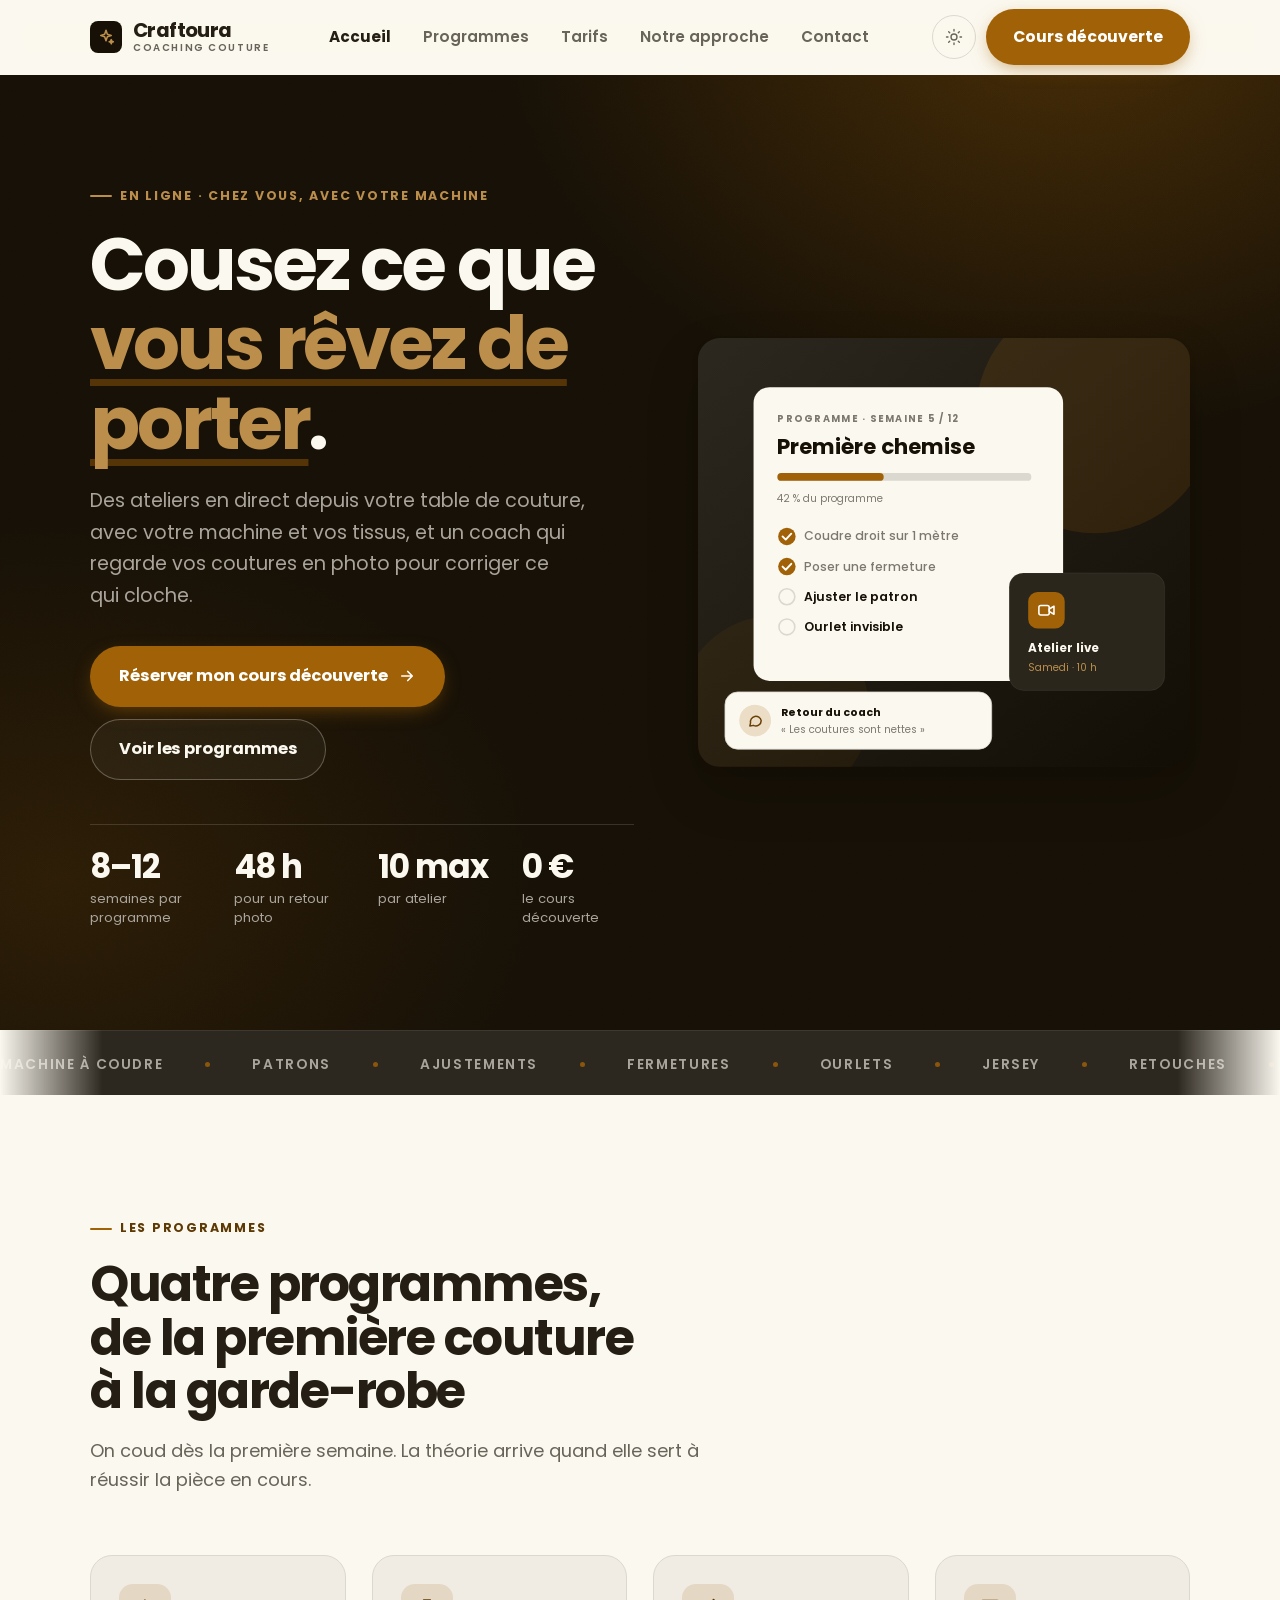
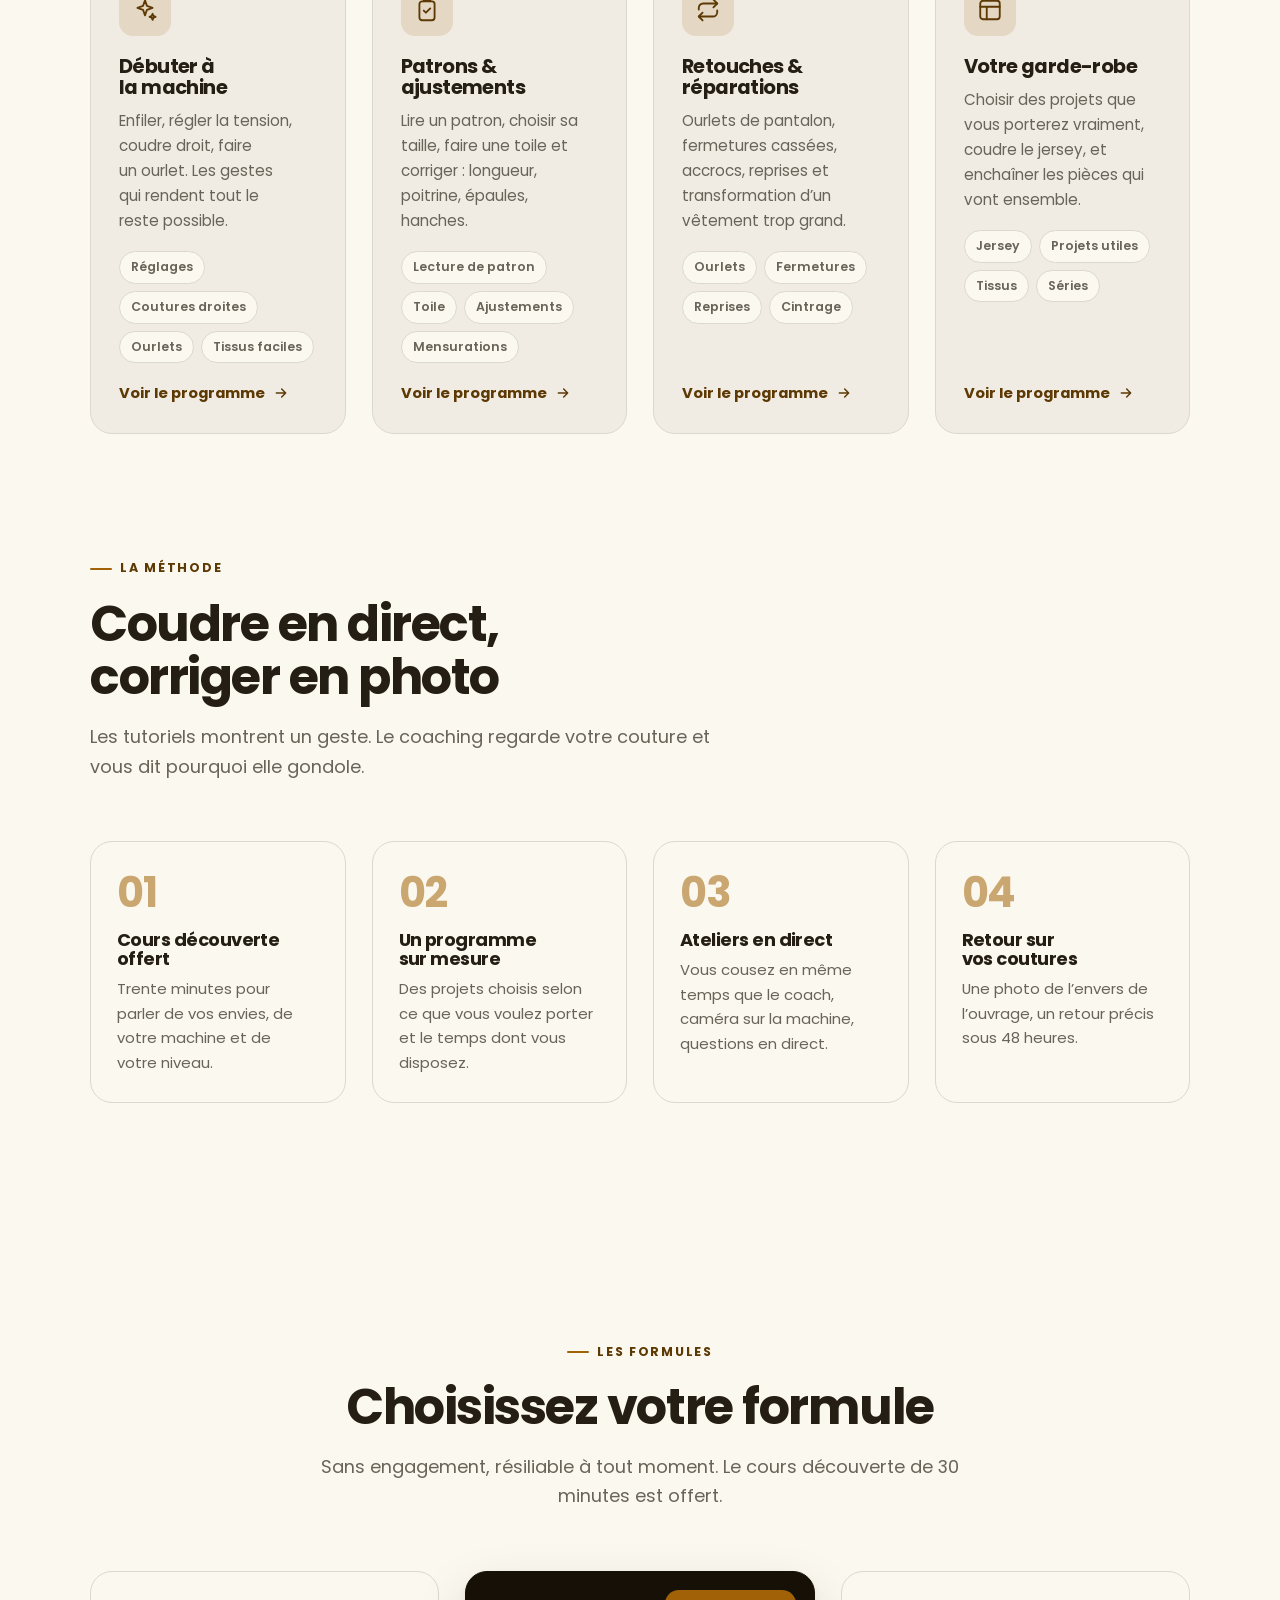
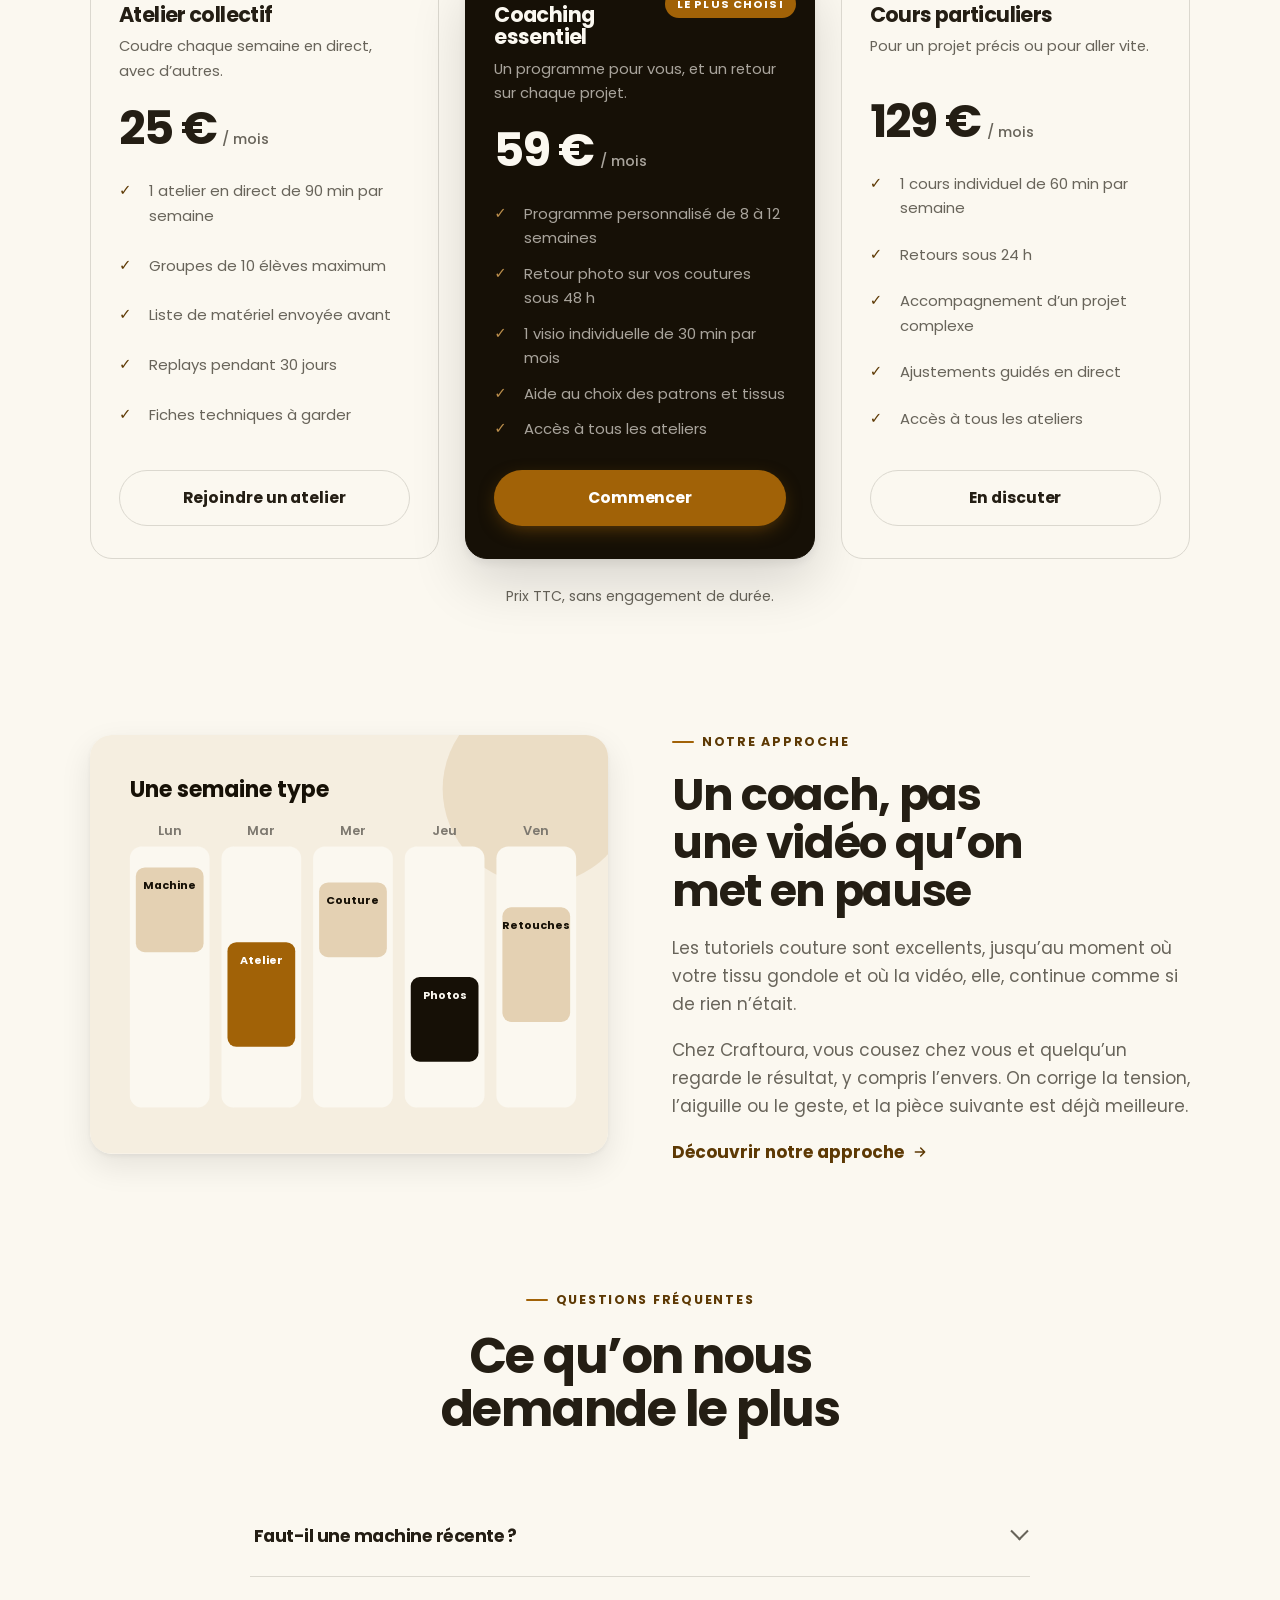
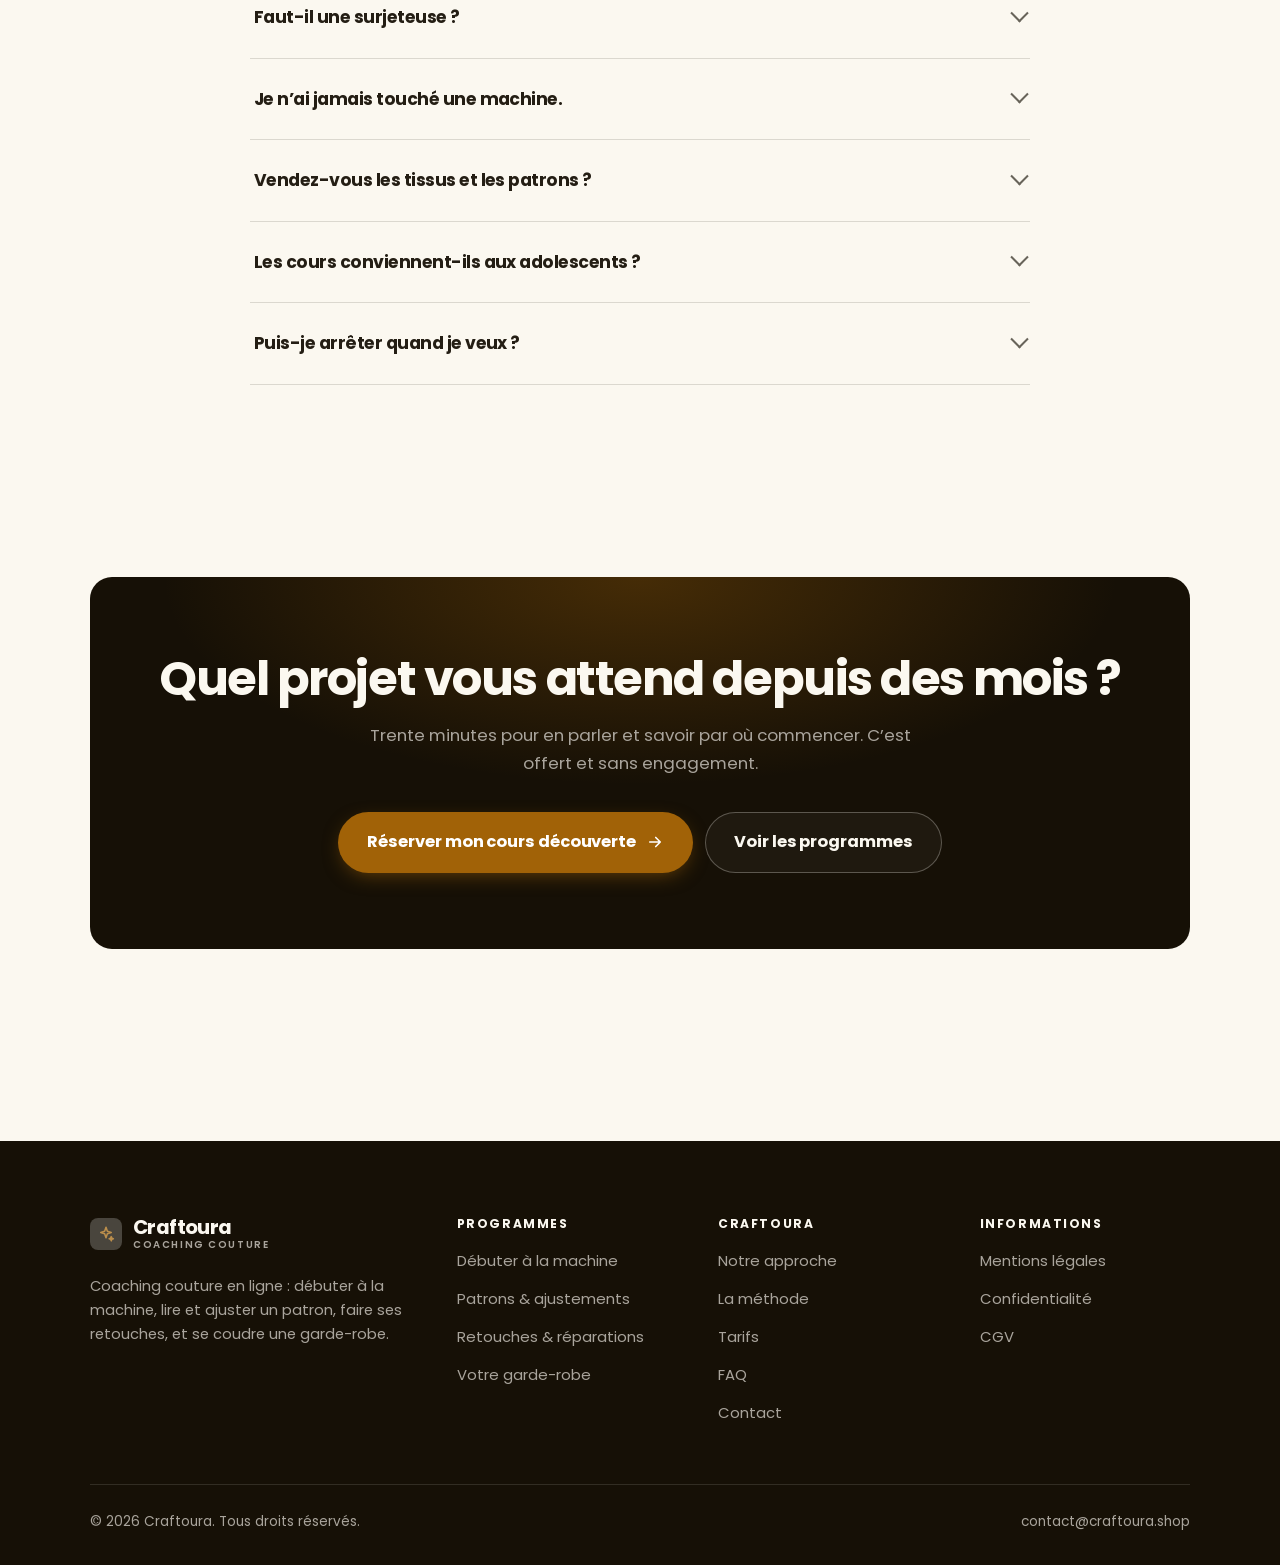
<file: index.html>
<!DOCTYPE html>
<html lang="fr" class="no-js">
<head>
<meta charset="utf-8">
<meta name="viewport" content="width=device-width, initial-scale=1">
<title>Craftoura — Coaching couture : de la machine à votre garde-robe</title>
<meta name="description" content="Cours de couture en ligne avec un coach : débuter à la machine, lire un patron et l’ajuster, retouches et réparations, garde-robe cousue main. Cours découverte offert.">
<link rel="canonical" href="https://craftoura.shop/">

<meta property="og:type" content="website">
<meta property="og:url" content="https://craftoura.shop/">
<meta property="og:site_name" content="Craftoura">
<meta property="og:locale" content="fr_FR">
<meta property="og:title" content="Craftoura — Coaching couture : de la machine à votre garde-robe">
<meta property="og:description" content="Cours de couture en ligne avec un coach : débuter à la machine, lire un patron et l’ajuster, retouches et réparations, garde-robe cousue main. Cours découverte offert.">
<meta name="theme-color" content="#161006">

<link rel="icon" href="assets/img/favicon.svg" type="image/svg+xml">
<link rel="preconnect" href="https://fonts.googleapis.com">
<link rel="preconnect" href="https://fonts.gstatic.com" crossorigin>
<link rel="stylesheet" href="https://fonts.googleapis.com/css2?family=Poppins:wght@400;500;600;700&display=swap">
<link rel="stylesheet" href="assets/css/style.css">

<!-- Thème appliqué avant le premier rendu (évite le flash) -->
<script>
document.documentElement.classList.remove('no-js');
(function(){try{var t=localStorage.getItem('site-theme');if(t){document.documentElement.setAttribute('data-theme',t);}}catch(e){}})();
</script>
<script type="application/ld+json">
{
  "@context": "https://schema.org",
  "@type": "Organization",
  "name": "Craftoura",
  "url": "https://craftoura.shop/",
  "email": "contact@craftoura.shop",
  "description": "Cours de couture en ligne avec un coach : débuter à la machine, lire un patron et l’ajuster, retouches et réparations, garde-robe cousue main. Cours découverte offert.",
  "areaServed": "FR",
  "knowsLanguage": "fr"
}
</script>
</head>

<body>
<a class="skip-link" href="#main">Aller au contenu principal</a>

<header class="site-header">
  <nav class="wrap nav" aria-label="Navigation principale">
    <a class="brand" href="index.html">
      <svg class="brand__mark" viewBox="0 0 64 64" aria-hidden="true">
        <rect class="bm-bg" width="64" height="64" rx="16"/>
        <g class="bm-ic" transform="translate(14 14) scale(1.5)" fill="none" stroke-width="2.1" stroke-linecap="round" stroke-linejoin="round"><path d="M12 3l1.8 5.2L19 10l-5.2 1.8L12 17l-1.8-5.2L5 10l5.2-1.8zM19 15.5l.8 2 2 .8-2 .8-.8 2-.8-2-2-.8 2-.8z"/></g>
      </svg>
      <span>Craftoura<span class="brand__sub">Coaching couture</span></span>
    </a>

    <ul class="nav__links" id="nav-links">
      <li><a href="index.html" aria-current="page">Accueil</a></li>
      <li><a href="programmes.html">Programmes</a></li>
      <li><a href="index.html#tarifs">Tarifs</a></li>
      <li><a href="a-propos.html">Notre approche</a></li>
      <li><a href="contact.html">Contact</a></li>
      <li><a class="btn btn--primary" href="contact.html">Cours découverte</a></li>
    </ul>

    <div class="nav__cta">
      <button class="theme-toggle" type="button" aria-label="Passer en thème sombre">
        <svg class="icon-sun" viewBox="0 0 24 24" fill="none" stroke="currentColor" stroke-width="1.8" stroke-linecap="round" aria-hidden="true"><circle cx="12" cy="12" r="4"/><path d="M12 2v2m0 16v2M2 12h2m16 0h2M4.9 4.9l1.4 1.4m11.4 11.4 1.4 1.4M19.1 4.9l-1.4 1.4M6.3 17.7l-1.4 1.4"/></svg>
        <svg class="icon-moon" viewBox="0 0 24 24" fill="none" stroke="currentColor" stroke-width="1.8" stroke-linecap="round" stroke-linejoin="round" aria-hidden="true"><path d="M21 12.8A9 9 0 1 1 11.2 3a7 7 0 0 0 9.8 9.8z"/></svg>
      </button>
      <a class="btn btn--primary" href="contact.html">Cours découverte</a>
      <button class="nav__toggle" type="button" aria-expanded="false" aria-controls="nav-links" aria-label="Ouvrir le menu">
        <svg class="icon-open" viewBox="0 0 24 24" fill="none" stroke="currentColor" stroke-width="2" stroke-linecap="round" aria-hidden="true"><path d="M3 6h18M3 12h18M3 18h18"/></svg>
        <svg class="icon-close" viewBox="0 0 24 24" fill="none" stroke="currentColor" stroke-width="2" stroke-linecap="round" aria-hidden="true"><path d="M6 6l12 12M18 6L6 18"/></svg>
      </button>
    </div>
  </nav>
</header>

<main id="main">

<section class="hero">
  <div class="wrap hero__inner">
    <div>
      <span class="eyebrow hero__eyebrow">En ligne · Chez vous, avec votre machine</span>
      <h1>Cousez ce que<br> <em>vous rêvez de porter</em>.</h1>
      <p class="hero__lede">Des ateliers en direct depuis votre table de couture, avec votre machine et vos tissus, et un coach qui regarde vos coutures en photo pour corriger ce qui cloche.</p>

      <div class="hero__actions">
        <a class="btn btn--primary btn--lg" href="contact.html">Réserver mon cours découverte <svg viewBox="0 0 24 24" fill="none" stroke="currentColor" stroke-width="2.2" stroke-linecap="round" stroke-linejoin="round" aria-hidden="true"><path d="M5 12h14M13 6l6 6-6 6"/></svg></a>
        <a class="btn btn--on-dark btn--lg" href="programmes.html">Voir les programmes</a>
      </div>

      <ul class="hero__proof">
        <li><span class="stat__num">8–12</span><span class="stat__label">semaines par programme</span></li>
        <li><span class="stat__num">48 h</span><span class="stat__label">pour un retour photo</span></li>
        <li><span class="stat__num">10 max</span><span class="stat__label">par atelier</span></li>
        <li><span class="stat__num">0 €</span><span class="stat__label">le cours découverte</span></li>
      </ul>
    </div>

    <div class="hero__art">
      <svg viewBox="0 0 620 540" role="img" aria-label="Aperçu d’un programme de couture en semaine 5 sur 12 : étapes de la semaine, prochain atelier en direct et retour du coach.">
        <defs>
          <linearGradient id="hbg" x1="0" y1="0" x2="1" y2="1">
            <stop offset="0" stop-color="#2d281f"/><stop offset="1" stop-color="#120d05"/>
          </linearGradient>
        </defs>
        <rect width="620" height="540" rx="22" fill="url(#hbg)"/>
        <circle cx="500" cy="96" r="150" fill="#a16207" opacity=".16"/>
        <circle cx="96" cy="470" r="120" fill="#a16207" opacity=".08"/>

        <g style="font-family: var(--font-body)">
          <!-- Carte programme -->
          <rect x="70" y="62" width="390" height="370" rx="20" fill="#fbf8f0"/>
          <text x="100" y="106" font-size="12" font-weight="650" letter-spacing="1.6" fill="#7d786f">PROGRAMME · SEMAINE 5 / 12</text>
          <text x="100" y="146" font-size="27" font-weight="700" fill="#161006" style="font-family: var(--font-display)">Première chemise</text>
          <rect x="100" y="170" width="320" height="10" rx="5" fill="#dbd8cf"/>
          <rect x="100" y="170" width="134" height="10" rx="5" fill="#a16207"/>
          <text x="100" y="206" font-size="13" fill="#7d786f">42 % du programme</text>
          <circle cx="112" cy="250" r="11" fill="#a16207"/><path d="M106.5 250l4 4 7-7.5" fill="none" stroke="#ffffff" stroke-width="2.4" stroke-linecap="round" stroke-linejoin="round"/><text x="134" y="255" font-size="15.5" fill="#7d786f" font-weight="450">Coudre droit sur 1 mètre</text>
          <circle cx="112" cy="288" r="11" fill="#a16207"/><path d="M106.5 288l4 4 7-7.5" fill="none" stroke="#ffffff" stroke-width="2.4" stroke-linecap="round" stroke-linejoin="round"/><text x="134" y="293" font-size="15.5" fill="#7d786f" font-weight="450">Poser une fermeture</text>
          <circle cx="112" cy="326" r="10" fill="none" stroke="#dbd8cf" stroke-width="2"/><text x="134" y="331" font-size="15.5" fill="#161006" font-weight="560">Ajuster le patron</text>
          <circle cx="112" cy="364" r="10" fill="none" stroke="#dbd8cf" stroke-width="2"/><text x="134" y="369" font-size="15.5" fill="#161006" font-weight="560">Ourlet invisible</text>

          <!-- Carte séance -->
          <rect x="392" y="296" width="196" height="148" rx="18" fill="#2b261c" stroke="#ffffff" stroke-opacity=".08"/>
          <rect x="416" y="320" width="46" height="46" rx="12" fill="#a16207"/>
          <g transform="translate(427 331)" fill="none" stroke="#ffffff" color="#ffffff" stroke-width="2" stroke-linecap="round" stroke-linejoin="round"><rect x="2.5" y="6" width="13" height="12" rx="2.5"/><path d="M15.5 10.5 21.5 7v10l-6-3.5z"/></g>
          <text x="416" y="396" font-size="15" font-weight="650" fill="#fbf8f0">Atelier live</text>
          <text x="416" y="420" font-size="13" fill="#bb8e4c">Samedi · 10 h</text>

          <!-- Retour du coach -->
          <rect x="34" y="446" width="336" height="72" rx="16" fill="#fbf8f0" stroke="#dbd8cf"/>
          <circle cx="72" cy="482" r="20" fill="#ebddc6"/>
          <g transform="translate(62 472) scale(.84)" fill="none" stroke="#694005" stroke-width="2.2" stroke-linecap="round" stroke-linejoin="round"><path d="M21 12a8 8 0 0 1-11.6 7.1L4 20l1-4.6A8 8 0 1 1 21 12z"/></g>
          <text x="104" y="476" font-size="13.5" font-weight="700" fill="#161006">Retour du coach</text>
          <text x="104" y="498" font-size="13" fill="#7d786f">« Les coutures sont nettes »</text>
        </g>
      </svg>
    </div>
  </div>
</section>

<div class="marquee" aria-hidden="true">
  <div class="marquee__track"><span>Machine à coudre</span><span>Patrons</span><span>Ajustements</span><span>Fermetures</span><span>Ourlets</span><span>Jersey</span><span>Retouches</span><span>Tissus</span><span>Finitions</span><span>Garde-robe</span><span>Machine à coudre</span><span>Patrons</span><span>Ajustements</span><span>Fermetures</span><span>Ourlets</span><span>Jersey</span><span>Retouches</span><span>Tissus</span><span>Finitions</span><span>Garde-robe</span></div>
</div>

<section class="section wrap" id="programmes">
  <div class="section-head reveal">
    <span class="eyebrow">Les programmes</span>
    <h2>Quatre programmes, de la première couture à la garde-robe</h2>
    <p>On coud dès la première semaine. La théorie arrive quand elle sert à réussir la pièce en cours.</p>
  </div>
  <div class="grid grid--4 reveal-group">
    <a class="card" href="programmes.html#debuter">
      <div class="card__icon"><svg viewBox="0 0 24 24" fill="none" stroke="currentColor" stroke-width="1.7" stroke-linecap="round" stroke-linejoin="round" aria-hidden="true"><path d="M12 3l1.8 5.2L19 10l-5.2 1.8L12 17l-1.8-5.2L5 10l5.2-1.8zM19 15.5l.8 2 2 .8-2 .8-.8 2-.8-2-2-.8 2-.8z"/></svg></div>
      <h3>Débuter à la machine</h3>
      <p>Enfiler, régler la tension, coudre droit, faire un ourlet. Les gestes qui rendent tout le reste possible.</p>
      <ul class="tags"><li>Réglages</li><li>Coutures droites</li><li>Ourlets</li><li>Tissus faciles</li></ul>
      <span class="arrow-link">Voir le programme <svg viewBox="0 0 24 24" fill="none" stroke="currentColor" stroke-width="2.2" stroke-linecap="round" stroke-linejoin="round" aria-hidden="true"><path d="M5 12h14M13 6l6 6-6 6"/></svg></span>
    </a>
    <a class="card" href="programmes.html#patrons">
      <div class="card__icon"><svg viewBox="0 0 24 24" fill="none" stroke="currentColor" stroke-width="1.7" stroke-linecap="round" stroke-linejoin="round" aria-hidden="true"><rect x="5" y="4" width="14" height="17.5" rx="2.5"/><path d="M9 4V3h6v1M9 12.5l2 2 4-4"/></svg></div>
      <h3>Patrons &amp; ajustements</h3>
      <p>Lire un patron, choisir sa taille, faire une toile et corriger : longueur, poitrine, épaules, hanches.</p>
      <ul class="tags"><li>Lecture de patron</li><li>Toile</li><li>Ajustements</li><li>Mensurations</li></ul>
      <span class="arrow-link">Voir le programme <svg viewBox="0 0 24 24" fill="none" stroke="currentColor" stroke-width="2.2" stroke-linecap="round" stroke-linejoin="round" aria-hidden="true"><path d="M5 12h14M13 6l6 6-6 6"/></svg></span>
    </a>
    <a class="card" href="programmes.html#retouches">
      <div class="card__icon"><svg viewBox="0 0 24 24" fill="none" stroke="currentColor" stroke-width="1.7" stroke-linecap="round" stroke-linejoin="round" aria-hidden="true"><path d="M17 2.5l3.5 3.5L17 9.5"/><path d="M3.5 11.5V10A4 4 0 0 1 7.5 6h13M7 21.5 3.5 18 7 14.5"/><path d="M20.5 12.5V14a4 4 0 0 1-4 4h-13"/></svg></div>
      <h3>Retouches &amp; réparations</h3>
      <p>Ourlets de pantalon, fermetures cassées, accrocs, reprises et transformation d’un vêtement trop grand.</p>
      <ul class="tags"><li>Ourlets</li><li>Fermetures</li><li>Reprises</li><li>Cintrage</li></ul>
      <span class="arrow-link">Voir le programme <svg viewBox="0 0 24 24" fill="none" stroke="currentColor" stroke-width="2.2" stroke-linecap="round" stroke-linejoin="round" aria-hidden="true"><path d="M5 12h14M13 6l6 6-6 6"/></svg></span>
    </a>
    <a class="card" href="programmes.html#garde-robe">
      <div class="card__icon"><svg viewBox="0 0 24 24" fill="none" stroke="currentColor" stroke-width="1.7" stroke-linecap="round" stroke-linejoin="round" aria-hidden="true"><rect x="3" y="3.5" width="18" height="17" rx="2.5"/><path d="M3 9h18M9 9v11.5"/></svg></div>
      <h3>Votre garde-robe</h3>
      <p>Choisir des projets que vous porterez vraiment, coudre le jersey, et enchaîner les pièces qui vont ensemble.</p>
      <ul class="tags"><li>Jersey</li><li>Projets utiles</li><li>Tissus</li><li>Séries</li></ul>
      <span class="arrow-link">Voir le programme <svg viewBox="0 0 24 24" fill="none" stroke="currentColor" stroke-width="2.2" stroke-linecap="round" stroke-linejoin="round" aria-hidden="true"><path d="M5 12h14M13 6l6 6-6 6"/></svg></span>
    </a>
  </div>
</section>

<section class="section section--flush wrap" id="methode">
  <div class="section-head reveal">
    <span class="eyebrow">La méthode</span>
    <h2>Coudre en direct, corriger en photo</h2>
    <p>Les tutoriels montrent un geste. Le coaching regarde votre couture et vous dit pourquoi elle gondole.</p>
  </div>
  <div class="grid grid--4 steps reveal-group">
    <article class="step">
      <h3>Cours découverte offert</h3>
      <p>Trente minutes pour parler de vos envies, de votre machine et de votre niveau.</p>
    </article>
    <article class="step">
      <h3>Un programme sur mesure</h3>
      <p>Des projets choisis selon ce que vous voulez porter et le temps dont vous disposez.</p>
    </article>
    <article class="step">
      <h3>Ateliers en direct</h3>
      <p>Vous cousez en même temps que le coach, caméra sur la machine, questions en direct.</p>
    </article>
    <article class="step">
      <h3>Retour sur vos coutures</h3>
      <p>Une photo de l’envers de l’ouvrage, un retour précis sous 48 heures.</p>
    </article>
  </div>
</section>

<section class="section wrap" id="tarifs">
  <div class="section-head section-head--center reveal">
    <span class="eyebrow">Les formules</span>
    <h2>Choisissez votre formule</h2>
    <p>Sans engagement, résiliable à tout moment. Le cours découverte de 30 minutes est offert.</p>
  </div>
  <div class="grid grid--3 plans reveal-group">
    <article class="plan">
      
      <h3>Atelier collectif</h3>
      <p class="plan__desc">Coudre chaque semaine en direct, avec d’autres.</p>
      <p class="plan__price">25 €<span class="plan__period">/ mois</span></p>
      <ul class="plan__features">
        <li>1 atelier en direct de 90 min par semaine</li>
        <li>Groupes de 10 élèves maximum</li>
        <li>Liste de matériel envoyée avant</li>
        <li>Replays pendant 30 jours</li>
        <li>Fiches techniques à garder</li>
      </ul>
      <a class="btn btn--ghost btn--block" href="contact.html">Rejoindre un atelier</a>
    </article>
    <article class="plan plan--featured">
      <span class="plan__tag">Le plus choisi</span>
      <h3>Coaching essentiel</h3>
      <p class="plan__desc">Un programme pour vous, et un retour sur chaque projet.</p>
      <p class="plan__price">59 €<span class="plan__period">/ mois</span></p>
      <ul class="plan__features">
        <li>Programme personnalisé de 8 à 12 semaines</li>
        <li>Retour photo sur vos coutures sous 48 h</li>
        <li>1 visio individuelle de 30 min par mois</li>
        <li>Aide au choix des patrons et tissus</li>
        <li>Accès à tous les ateliers</li>
      </ul>
      <a class="btn btn--primary btn--block" href="contact.html">Commencer</a>
    </article>
    <article class="plan">
      
      <h3>Cours particuliers</h3>
      <p class="plan__desc">Pour un projet précis ou pour aller vite.</p>
      <p class="plan__price">129 €<span class="plan__period">/ mois</span></p>
      <ul class="plan__features">
        <li>1 cours individuel de 60 min par semaine</li>
        <li>Retours sous 24 h</li>
        <li>Accompagnement d’un projet complexe</li>
        <li>Ajustements guidés en direct</li>
        <li>Accès à tous les ateliers</li>
      </ul>
      <a class="btn btn--ghost btn--block" href="contact.html">En discuter</a>
    </article>
  </div>
  <p class="plans-note">Prix TTC, sans engagement de durée.</p>
</section>

<section class="section section--flush wrap">
  <div class="split reveal">
    <div class="split__art">
      <svg viewBox="0 0 520 420" role="img" aria-label="Exemple de semaine type : Machine, Atelier, Couture, Photos, Retouches.">
        <rect width="520" height="420" rx="20" fill="#f5eee0"/>
        <circle cx="450" cy="54" r="96" fill="#a16207" opacity=".12"/>
        <g style="font-family: var(--font-body)">
        <text x="40" y="62" font-size="22" font-weight="700" fill="#161006" style="font-family: var(--font-display)">Une semaine type</text>
        <text x="80" y="100" text-anchor="middle" font-size="13" font-weight="600" fill="#7d786f">Lun</text>
        <rect x="40" y="112" width="80" height="262" rx="12" fill="#fbf8f0"/>
        <rect x="46" y="133" width="68" height="85" rx="9" fill="#e4d1b3"/>
        <text x="80" y="155" text-anchor="middle" font-size="11" font-weight="650" fill="#161006">Machine</text>
        <text x="172" y="100" text-anchor="middle" font-size="13" font-weight="600" fill="#7d786f">Mar</text>
        <rect x="132" y="112" width="80" height="262" rx="12" fill="#fbf8f0"/>
        <rect x="138" y="208" width="68" height="105" rx="9" fill="#a16207"/>
        <text x="172" y="230" text-anchor="middle" font-size="11" font-weight="650" fill="#ffffff">Atelier</text>
        <text x="264" y="100" text-anchor="middle" font-size="13" font-weight="600" fill="#7d786f">Mer</text>
        <rect x="224" y="112" width="80" height="262" rx="12" fill="#fbf8f0"/>
        <rect x="230" y="148" width="68" height="75" rx="9" fill="#e4d1b3"/>
        <text x="264" y="170" text-anchor="middle" font-size="11" font-weight="650" fill="#161006">Couture</text>
        <text x="356" y="100" text-anchor="middle" font-size="13" font-weight="600" fill="#7d786f">Jeu</text>
        <rect x="316" y="112" width="80" height="262" rx="12" fill="#fbf8f0"/>
        <rect x="322" y="243" width="68" height="85" rx="9" fill="#161006"/>
        <text x="356" y="265" text-anchor="middle" font-size="11" font-weight="650" fill="#fbf8f0">Photos</text>
        <text x="448" y="100" text-anchor="middle" font-size="13" font-weight="600" fill="#7d786f">Ven</text>
        <rect x="408" y="112" width="80" height="262" rx="12" fill="#fbf8f0"/>
        <rect x="414" y="173" width="68" height="115" rx="9" fill="#e4d1b3"/>
        <text x="448" y="195" text-anchor="middle" font-size="11" font-weight="650" fill="#161006">Retouches</text>
        </g>
      </svg>
    </div>
    <div>
      <span class="eyebrow">Notre approche</span>
      <h2>Un coach, pas une vidéo qu’on met en pause</h2>
      <p>Les tutoriels couture sont excellents, jusqu’au moment où votre tissu gondole et où la vidéo, elle, continue comme si de rien n’était.</p>
      <p>Chez Craftoura, vous cousez chez vous et quelqu’un regarde le résultat, y compris l’envers. On corrige la tension, l’aiguille ou le geste, et la pièce suivante est déjà meilleure.</p>
      <p><a class="arrow-link" href="a-propos.html">Découvrir notre approche <svg viewBox="0 0 24 24" fill="none" stroke="currentColor" stroke-width="2.2" stroke-linecap="round" stroke-linejoin="round" aria-hidden="true"><path d="M5 12h14M13 6l6 6-6 6"/></svg></a></p>
    </div>
  </div>
</section>

<section class="section section--flush wrap" id="faq">
  <div class="section-head section-head--center reveal">
    <span class="eyebrow">Questions fréquentes</span>
    <h2>Ce qu’on nous demande le plus</h2>
  </div>
  <div class="faq reveal">
    <details>
      <summary>Faut-il une machine récente ?</summary>
      <p>Non. Une machine mécanique d’entrée de gamme suffit pour tous les programmes. On vous aide à la régler correctement, ce qui change souvent tout.</p>
    </details>
    <details>
      <summary>Faut-il une surjeteuse ?</summary>
      <p>Non. Le programme jersey montre les finitions possibles sans surjeteuse, avec un point extensible et une aiguille adaptée.</p>
    </details>
    <details>
      <summary>Je n’ai jamais touché une machine.</summary>
      <p>C’est le point de départ du programme Débuter. On commence par l’enfilage, sans supposer quoi que ce soit.</p>
    </details>
    <details>
      <summary>Vendez-vous les tissus et les patrons ?</summary>
      <p>Non. On vous dit quoi chercher et quelles quantités prévoir, mais nous ne vendons rien et ne touchons aucune commission.</p>
    </details>
    <details>
      <summary>Les cours conviennent-ils aux adolescents ?</summary>
      <p>Oui, à partir de 13 ans, avec inscription par un parent qui peut assister aux séances.</p>
    </details>
    <details>
      <summary>Puis-je arrêter quand je veux ?</summary>
      <p>Oui. Aucune formule n’a d’engagement : vous résiliez à tout moment et l’accès reste ouvert jusqu’à la fin du mois déjà payé.</p>
    </details>
  </div>
</section>

<section class="wrap section--tight">
  <div class="cta-band reveal">
    <h2>Quel projet vous attend depuis des mois ?</h2>
    <p>Trente minutes pour en parler et savoir par où commencer. C’est offert et sans engagement.</p>
    <div class="hero__actions">
      <a class="btn btn--primary btn--lg" href="contact.html">Réserver mon cours découverte <svg viewBox="0 0 24 24" fill="none" stroke="currentColor" stroke-width="2.2" stroke-linecap="round" stroke-linejoin="round" aria-hidden="true"><path d="M5 12h14M13 6l6 6-6 6"/></svg></a>
      <a class="btn btn--on-dark btn--lg" href="programmes.html">Voir les programmes</a>
    </div>
  </div>
</section>

</main>

<footer class="site-footer">
  <div class="wrap">
    <div class="footer__grid">
      <div class="footer__brand">
        <a class="brand" href="index.html">
          <svg class="brand__mark" viewBox="0 0 64 64" aria-hidden="true">
        <rect class="bm-bg" width="64" height="64" rx="16"/>
        <g class="bm-ic" transform="translate(14 14) scale(1.5)" fill="none" stroke-width="2.1" stroke-linecap="round" stroke-linejoin="round"><path d="M12 3l1.8 5.2L19 10l-5.2 1.8L12 17l-1.8-5.2L5 10l5.2-1.8zM19 15.5l.8 2 2 .8-2 .8-.8 2-.8-2-2-.8 2-.8z"/></g>
      </svg>
          <span>Craftoura<span class="brand__sub">Coaching couture</span></span>
        </a>
        <p>Coaching couture en ligne : débuter à la machine, lire et ajuster un patron, faire ses retouches, et se coudre une garde-robe.</p>
      </div>

      <div class="footer__col">
        <h4>Programmes</h4>
        <ul>
          <li><a href="programmes.html#debuter">Débuter à la machine</a></li>
          <li><a href="programmes.html#patrons">Patrons &amp; ajustements</a></li>
          <li><a href="programmes.html#retouches">Retouches &amp; réparations</a></li>
          <li><a href="programmes.html#garde-robe">Votre garde-robe</a></li>
        </ul>
      </div>

      <div class="footer__col">
        <h4>Craftoura</h4>
        <ul>
          <li><a href="a-propos.html">Notre approche</a></li>
          <li><a href="index.html#methode">La méthode</a></li>
          <li><a href="index.html#tarifs">Tarifs</a></li>
          <li><a href="index.html#faq">FAQ</a></li>
          <li><a href="contact.html">Contact</a></li>
        </ul>
      </div>

      <div class="footer__col">
        <h4>Informations</h4>
        <ul>
          <li><a href="mentions-legales.html">Mentions légales</a></li>
          <li><a href="mentions-legales.html#confidentialite">Confidentialité</a></li>
          <li><a href="mentions-legales.html#cgv">CGV</a></li>
        </ul>
      </div>
    </div>

    <div class="footer__bottom">
      <p>© <span data-year>2026</span> Craftoura. Tous droits réservés.</p>
      <p><a href="mailto:contact@craftoura.shop">contact@craftoura.shop</a></p>
    </div>
  </div>
</footer>

<script src="assets/js/main.js" defer></script>
</body>
</html>
</file>
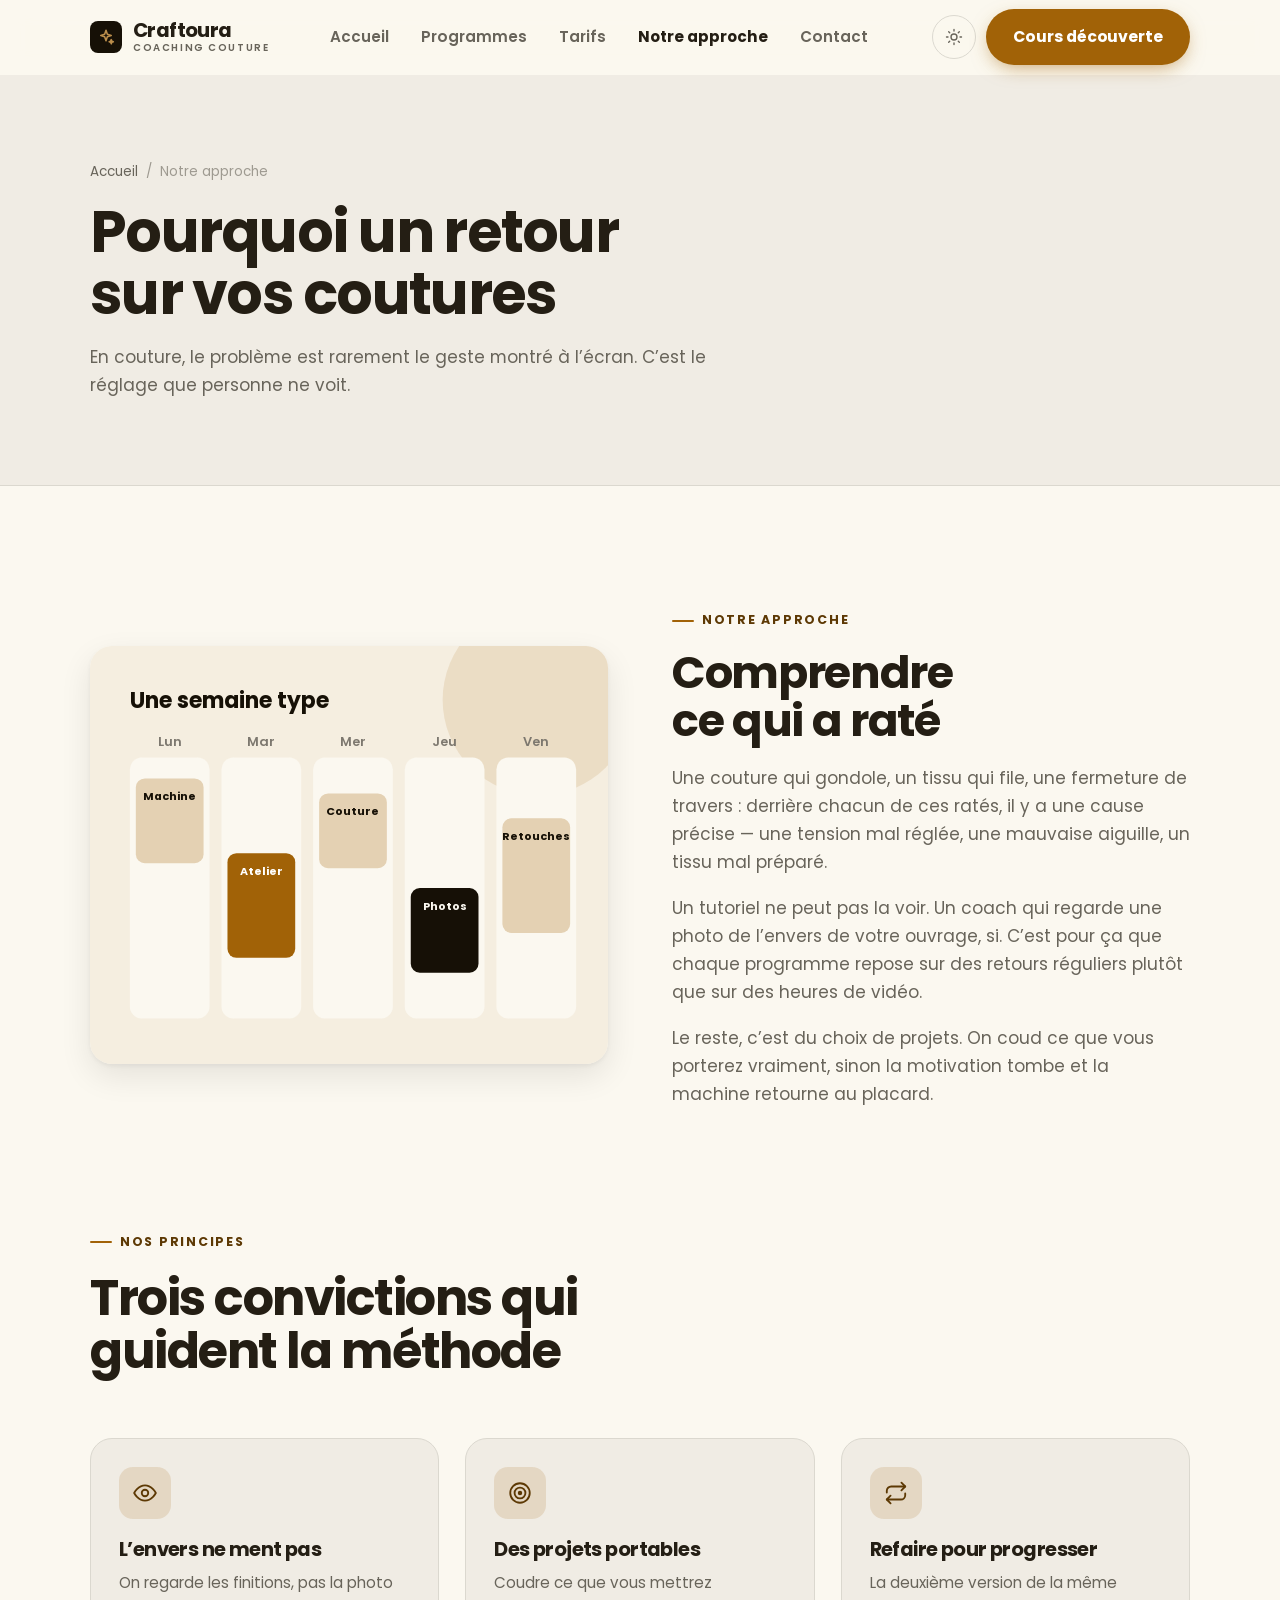
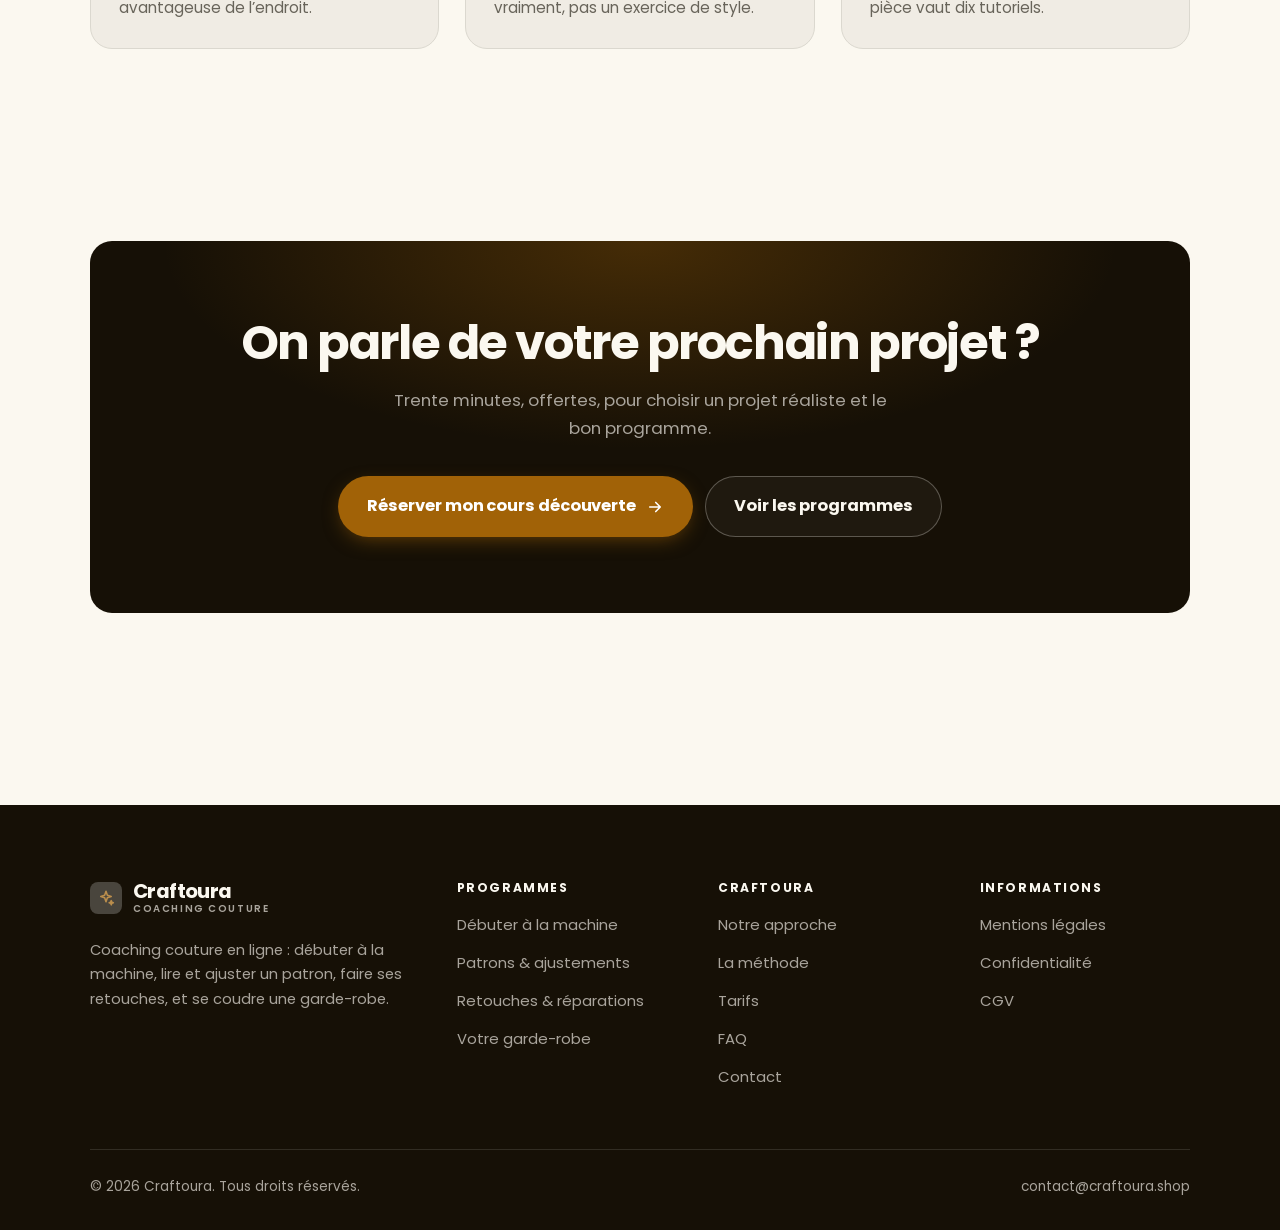
<file: a-propos.html>
<!DOCTYPE html>
<html lang="fr" class="no-js">
<head>
<meta charset="utf-8">
<meta name="viewport" content="width=device-width, initial-scale=1">
<title>Notre approche — Craftoura</title>
<meta name="description" content="Pourquoi apprendre la couture avec un coach plutôt qu’avec des tutoriels, et les principes de Craftoura.">
<link rel="canonical" href="https://craftoura.shop/a-propos.html">

<meta property="og:type" content="website">
<meta property="og:url" content="https://craftoura.shop/a-propos.html">
<meta property="og:site_name" content="Craftoura">
<meta property="og:locale" content="fr_FR">
<meta property="og:title" content="Notre approche — Craftoura">
<meta property="og:description" content="Pourquoi apprendre la couture avec un coach plutôt qu’avec des tutoriels, et les principes de Craftoura.">
<meta name="theme-color" content="#161006">

<link rel="icon" href="assets/img/favicon.svg" type="image/svg+xml">
<link rel="preconnect" href="https://fonts.googleapis.com">
<link rel="preconnect" href="https://fonts.gstatic.com" crossorigin>
<link rel="stylesheet" href="https://fonts.googleapis.com/css2?family=Poppins:wght@400;500;600;700&display=swap">
<link rel="stylesheet" href="assets/css/style.css">

<!-- Thème appliqué avant le premier rendu (évite le flash) -->
<script>
document.documentElement.classList.remove('no-js');
(function(){try{var t=localStorage.getItem('site-theme');if(t){document.documentElement.setAttribute('data-theme',t);}}catch(e){}})();
</script>
</head>

<body>
<a class="skip-link" href="#main">Aller au contenu principal</a>

<header class="site-header">
  <nav class="wrap nav" aria-label="Navigation principale">
    <a class="brand" href="index.html">
      <svg class="brand__mark" viewBox="0 0 64 64" aria-hidden="true">
        <rect class="bm-bg" width="64" height="64" rx="16"/>
        <g class="bm-ic" transform="translate(14 14) scale(1.5)" fill="none" stroke-width="2.1" stroke-linecap="round" stroke-linejoin="round"><path d="M12 3l1.8 5.2L19 10l-5.2 1.8L12 17l-1.8-5.2L5 10l5.2-1.8zM19 15.5l.8 2 2 .8-2 .8-.8 2-.8-2-2-.8 2-.8z"/></g>
      </svg>
      <span>Craftoura<span class="brand__sub">Coaching couture</span></span>
    </a>

    <ul class="nav__links" id="nav-links">
      <li><a href="index.html">Accueil</a></li>
      <li><a href="programmes.html">Programmes</a></li>
      <li><a href="index.html#tarifs">Tarifs</a></li>
      <li><a href="a-propos.html" aria-current="page">Notre approche</a></li>
      <li><a href="contact.html">Contact</a></li>
      <li><a class="btn btn--primary" href="contact.html">Cours découverte</a></li>
    </ul>

    <div class="nav__cta">
      <button class="theme-toggle" type="button" aria-label="Passer en thème sombre">
        <svg class="icon-sun" viewBox="0 0 24 24" fill="none" stroke="currentColor" stroke-width="1.8" stroke-linecap="round" aria-hidden="true"><circle cx="12" cy="12" r="4"/><path d="M12 2v2m0 16v2M2 12h2m16 0h2M4.9 4.9l1.4 1.4m11.4 11.4 1.4 1.4M19.1 4.9l-1.4 1.4M6.3 17.7l-1.4 1.4"/></svg>
        <svg class="icon-moon" viewBox="0 0 24 24" fill="none" stroke="currentColor" stroke-width="1.8" stroke-linecap="round" stroke-linejoin="round" aria-hidden="true"><path d="M21 12.8A9 9 0 1 1 11.2 3a7 7 0 0 0 9.8 9.8z"/></svg>
      </button>
      <a class="btn btn--primary" href="contact.html">Cours découverte</a>
      <button class="nav__toggle" type="button" aria-expanded="false" aria-controls="nav-links" aria-label="Ouvrir le menu">
        <svg class="icon-open" viewBox="0 0 24 24" fill="none" stroke="currentColor" stroke-width="2" stroke-linecap="round" aria-hidden="true"><path d="M3 6h18M3 12h18M3 18h18"/></svg>
        <svg class="icon-close" viewBox="0 0 24 24" fill="none" stroke="currentColor" stroke-width="2" stroke-linecap="round" aria-hidden="true"><path d="M6 6l12 12M18 6L6 18"/></svg>
      </button>
    </div>
  </nav>
</header>

<main id="main">

<section class="page-head">
  <div class="wrap">
    <nav class="breadcrumb" aria-label="Fil d’Ariane">
      <a href="index.html">Accueil</a><span>/</span><span aria-current="page">Notre approche</span>
    </nav>
    <h1>Pourquoi un retour sur vos coutures</h1>
    <p>En couture, le problème est rarement le geste montré à l’écran. C’est le réglage que personne ne voit.</p>
  </div>
</section>

<section class="section wrap">
  <div class="split reveal">
    <div class="split__art">
      <svg viewBox="0 0 520 420" role="img" aria-label="Exemple de semaine type : Machine, Atelier, Couture, Photos, Retouches.">
        <rect width="520" height="420" rx="20" fill="#f5eee0"/>
        <circle cx="450" cy="54" r="96" fill="#a16207" opacity=".12"/>
        <g style="font-family: var(--font-body)">
        <text x="40" y="62" font-size="22" font-weight="700" fill="#161006" style="font-family: var(--font-display)">Une semaine type</text>
        <text x="80" y="100" text-anchor="middle" font-size="13" font-weight="600" fill="#7d786f">Lun</text>
        <rect x="40" y="112" width="80" height="262" rx="12" fill="#fbf8f0"/>
        <rect x="46" y="133" width="68" height="85" rx="9" fill="#e4d1b3"/>
        <text x="80" y="155" text-anchor="middle" font-size="11" font-weight="650" fill="#161006">Machine</text>
        <text x="172" y="100" text-anchor="middle" font-size="13" font-weight="600" fill="#7d786f">Mar</text>
        <rect x="132" y="112" width="80" height="262" rx="12" fill="#fbf8f0"/>
        <rect x="138" y="208" width="68" height="105" rx="9" fill="#a16207"/>
        <text x="172" y="230" text-anchor="middle" font-size="11" font-weight="650" fill="#ffffff">Atelier</text>
        <text x="264" y="100" text-anchor="middle" font-size="13" font-weight="600" fill="#7d786f">Mer</text>
        <rect x="224" y="112" width="80" height="262" rx="12" fill="#fbf8f0"/>
        <rect x="230" y="148" width="68" height="75" rx="9" fill="#e4d1b3"/>
        <text x="264" y="170" text-anchor="middle" font-size="11" font-weight="650" fill="#161006">Couture</text>
        <text x="356" y="100" text-anchor="middle" font-size="13" font-weight="600" fill="#7d786f">Jeu</text>
        <rect x="316" y="112" width="80" height="262" rx="12" fill="#fbf8f0"/>
        <rect x="322" y="243" width="68" height="85" rx="9" fill="#161006"/>
        <text x="356" y="265" text-anchor="middle" font-size="11" font-weight="650" fill="#fbf8f0">Photos</text>
        <text x="448" y="100" text-anchor="middle" font-size="13" font-weight="600" fill="#7d786f">Ven</text>
        <rect x="408" y="112" width="80" height="262" rx="12" fill="#fbf8f0"/>
        <rect x="414" y="173" width="68" height="115" rx="9" fill="#e4d1b3"/>
        <text x="448" y="195" text-anchor="middle" font-size="11" font-weight="650" fill="#161006">Retouches</text>
        </g>
      </svg>
    </div>
    <div>
      <span class="eyebrow">Notre approche</span>
      <h2>Comprendre ce qui a raté</h2>
      <p>Une couture qui gondole, un tissu qui file, une fermeture de travers : derrière chacun de ces ratés, il y a une cause précise — une tension mal réglée, une mauvaise aiguille, un tissu mal préparé.</p>
      <p>Un tutoriel ne peut pas la voir. Un coach qui regarde une photo de l’envers de votre ouvrage, si. C’est pour ça que chaque programme repose sur des retours réguliers plutôt que sur des heures de vidéo.</p>
      <p>Le reste, c’est du choix de projets. On coud ce que vous porterez vraiment, sinon la motivation tombe et la machine retourne au placard.</p>
      <!--
        À COMPLÉTER : ajoutez une présentation de la personne qui coache
        (prénom, parcours réel), avec une photo si possible. N'inventez ni
        diplôme ni expérience : voir README.md.
      -->
    </div>
  </div>
</section>

<section class="section section--flush wrap">
  <div class="section-head reveal">
    <span class="eyebrow">Nos principes</span>
    <h2>Trois convictions qui guident la méthode</h2>
  </div>
  <div class="grid grid--3 reveal-group">
    <article class="card">
      <div class="card__icon"><svg viewBox="0 0 24 24" fill="none" stroke="currentColor" stroke-width="1.7" stroke-linecap="round" stroke-linejoin="round" aria-hidden="true"><path d="M2 12s3.6-7 10-7 10 7 10 7-3.6 7-10 7S2 12 2 12z"/><circle cx="12" cy="12" r="3"/></svg></div>
      <h3>L’envers ne ment pas</h3>
      <p>On regarde les finitions, pas la photo avantageuse de l’endroit.</p>
    </article>
    <article class="card">
      <div class="card__icon"><svg viewBox="0 0 24 24" fill="none" stroke="currentColor" stroke-width="1.7" stroke-linecap="round" stroke-linejoin="round" aria-hidden="true"><circle cx="12" cy="12" r="9"/><circle cx="12" cy="12" r="5"/><circle cx="12" cy="12" r="1.2" fill="currentColor"/></svg></div>
      <h3>Des projets portables</h3>
      <p>Coudre ce que vous mettrez vraiment, pas un exercice de style.</p>
    </article>
    <article class="card">
      <div class="card__icon"><svg viewBox="0 0 24 24" fill="none" stroke="currentColor" stroke-width="1.7" stroke-linecap="round" stroke-linejoin="round" aria-hidden="true"><path d="M17 2.5l3.5 3.5L17 9.5"/><path d="M3.5 11.5V10A4 4 0 0 1 7.5 6h13M7 21.5 3.5 18 7 14.5"/><path d="M20.5 12.5V14a4 4 0 0 1-4 4h-13"/></svg></div>
      <h3>Refaire pour progresser</h3>
      <p>La deuxième version de la même pièce vaut dix tutoriels.</p>
    </article>
  </div>
</section>

<section class="wrap section--tight">
  <div class="cta-band reveal">
    <h2>On parle de votre prochain projet ?</h2>
    <p>Trente minutes, offertes, pour choisir un projet réaliste et le bon programme.</p>
    <div class="hero__actions">
      <a class="btn btn--primary btn--lg" href="contact.html">Réserver mon cours découverte <svg viewBox="0 0 24 24" fill="none" stroke="currentColor" stroke-width="2.2" stroke-linecap="round" stroke-linejoin="round" aria-hidden="true"><path d="M5 12h14M13 6l6 6-6 6"/></svg></a>
      <a class="btn btn--on-dark btn--lg" href="programmes.html">Voir les programmes</a>
    </div>
  </div>
</section>

</main>

<footer class="site-footer">
  <div class="wrap">
    <div class="footer__grid">
      <div class="footer__brand">
        <a class="brand" href="index.html">
          <svg class="brand__mark" viewBox="0 0 64 64" aria-hidden="true">
        <rect class="bm-bg" width="64" height="64" rx="16"/>
        <g class="bm-ic" transform="translate(14 14) scale(1.5)" fill="none" stroke-width="2.1" stroke-linecap="round" stroke-linejoin="round"><path d="M12 3l1.8 5.2L19 10l-5.2 1.8L12 17l-1.8-5.2L5 10l5.2-1.8zM19 15.5l.8 2 2 .8-2 .8-.8 2-.8-2-2-.8 2-.8z"/></g>
      </svg>
          <span>Craftoura<span class="brand__sub">Coaching couture</span></span>
        </a>
        <p>Coaching couture en ligne : débuter à la machine, lire et ajuster un patron, faire ses retouches, et se coudre une garde-robe.</p>
      </div>

      <div class="footer__col">
        <h4>Programmes</h4>
        <ul>
          <li><a href="programmes.html#debuter">Débuter à la machine</a></li>
          <li><a href="programmes.html#patrons">Patrons &amp; ajustements</a></li>
          <li><a href="programmes.html#retouches">Retouches &amp; réparations</a></li>
          <li><a href="programmes.html#garde-robe">Votre garde-robe</a></li>
        </ul>
      </div>

      <div class="footer__col">
        <h4>Craftoura</h4>
        <ul>
          <li><a href="a-propos.html">Notre approche</a></li>
          <li><a href="index.html#methode">La méthode</a></li>
          <li><a href="index.html#tarifs">Tarifs</a></li>
          <li><a href="index.html#faq">FAQ</a></li>
          <li><a href="contact.html">Contact</a></li>
        </ul>
      </div>

      <div class="footer__col">
        <h4>Informations</h4>
        <ul>
          <li><a href="mentions-legales.html">Mentions légales</a></li>
          <li><a href="mentions-legales.html#confidentialite">Confidentialité</a></li>
          <li><a href="mentions-legales.html#cgv">CGV</a></li>
        </ul>
      </div>
    </div>

    <div class="footer__bottom">
      <p>© <span data-year>2026</span> Craftoura. Tous droits réservés.</p>
      <p><a href="mailto:contact@craftoura.shop">contact@craftoura.shop</a></p>
    </div>
  </div>
</footer>

<script src="assets/js/main.js" defer></script>
</body>
</html>
</file>
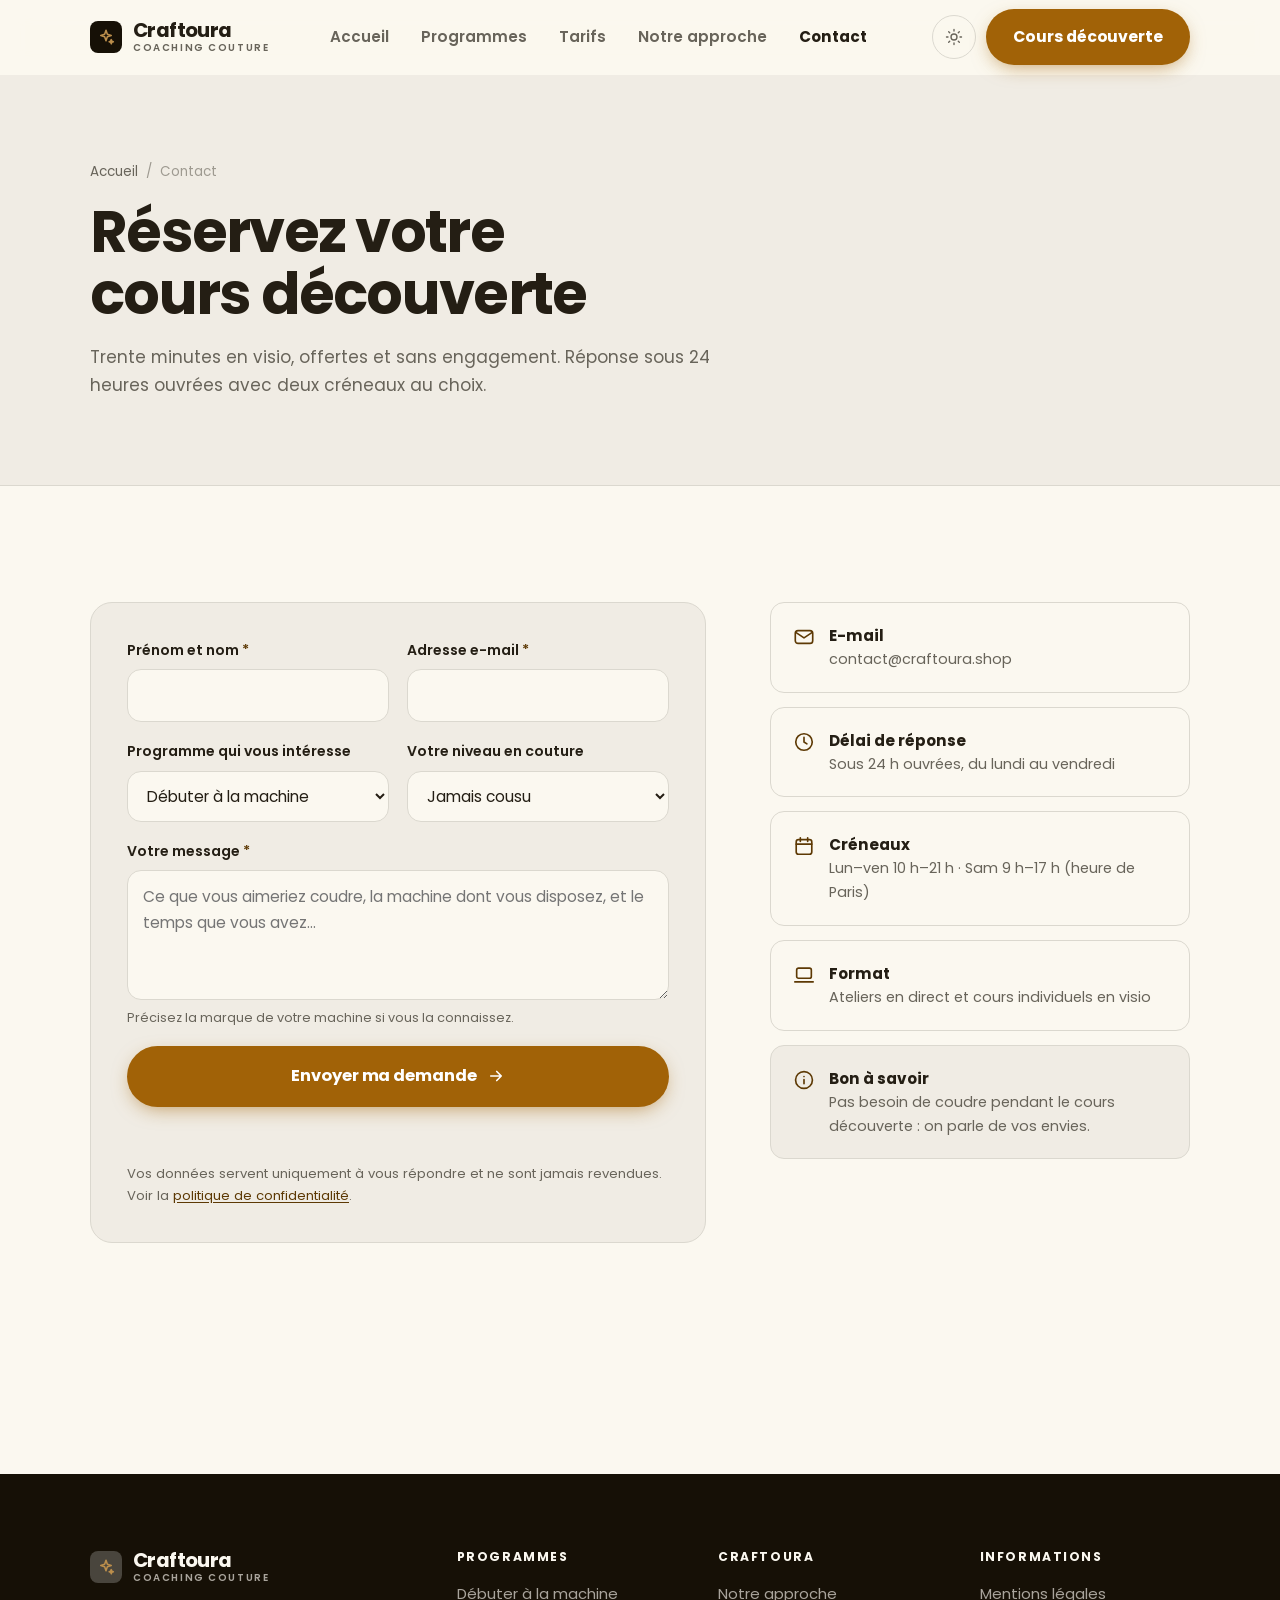
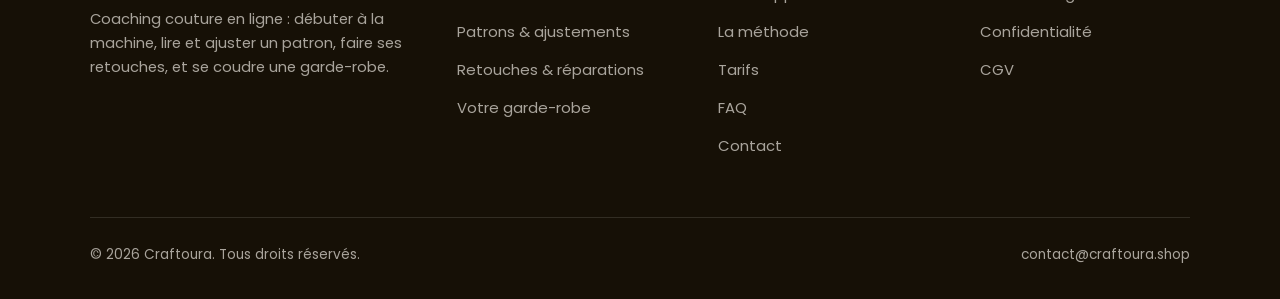
<file: contact.html>
<!DOCTYPE html>
<html lang="fr" class="no-js">
<head>
<meta charset="utf-8">
<meta name="viewport" content="width=device-width, initial-scale=1">
<title>Contact — Craftoura</title>
<meta name="description" content="Réservez votre cours découverte offert de 30 minutes en visio. Réponse sous 24 heures ouvrées.">
<link rel="canonical" href="https://craftoura.shop/contact.html">

<meta property="og:type" content="website">
<meta property="og:url" content="https://craftoura.shop/contact.html">
<meta property="og:site_name" content="Craftoura">
<meta property="og:locale" content="fr_FR">
<meta property="og:title" content="Contact — Craftoura">
<meta property="og:description" content="Réservez votre cours découverte offert de 30 minutes en visio. Réponse sous 24 heures ouvrées.">
<meta name="theme-color" content="#161006">

<link rel="icon" href="assets/img/favicon.svg" type="image/svg+xml">
<link rel="preconnect" href="https://fonts.googleapis.com">
<link rel="preconnect" href="https://fonts.gstatic.com" crossorigin>
<link rel="stylesheet" href="https://fonts.googleapis.com/css2?family=Poppins:wght@400;500;600;700&display=swap">
<link rel="stylesheet" href="assets/css/style.css">

<!-- Thème appliqué avant le premier rendu (évite le flash) -->
<script>
document.documentElement.classList.remove('no-js');
(function(){try{var t=localStorage.getItem('site-theme');if(t){document.documentElement.setAttribute('data-theme',t);}}catch(e){}})();
</script>
</head>

<body>
<a class="skip-link" href="#main">Aller au contenu principal</a>

<header class="site-header">
  <nav class="wrap nav" aria-label="Navigation principale">
    <a class="brand" href="index.html">
      <svg class="brand__mark" viewBox="0 0 64 64" aria-hidden="true">
        <rect class="bm-bg" width="64" height="64" rx="16"/>
        <g class="bm-ic" transform="translate(14 14) scale(1.5)" fill="none" stroke-width="2.1" stroke-linecap="round" stroke-linejoin="round"><path d="M12 3l1.8 5.2L19 10l-5.2 1.8L12 17l-1.8-5.2L5 10l5.2-1.8zM19 15.5l.8 2 2 .8-2 .8-.8 2-.8-2-2-.8 2-.8z"/></g>
      </svg>
      <span>Craftoura<span class="brand__sub">Coaching couture</span></span>
    </a>

    <ul class="nav__links" id="nav-links">
      <li><a href="index.html">Accueil</a></li>
      <li><a href="programmes.html">Programmes</a></li>
      <li><a href="index.html#tarifs">Tarifs</a></li>
      <li><a href="a-propos.html">Notre approche</a></li>
      <li><a href="contact.html" aria-current="page">Contact</a></li>
      <li><a class="btn btn--primary" href="contact.html">Cours découverte</a></li>
    </ul>

    <div class="nav__cta">
      <button class="theme-toggle" type="button" aria-label="Passer en thème sombre">
        <svg class="icon-sun" viewBox="0 0 24 24" fill="none" stroke="currentColor" stroke-width="1.8" stroke-linecap="round" aria-hidden="true"><circle cx="12" cy="12" r="4"/><path d="M12 2v2m0 16v2M2 12h2m16 0h2M4.9 4.9l1.4 1.4m11.4 11.4 1.4 1.4M19.1 4.9l-1.4 1.4M6.3 17.7l-1.4 1.4"/></svg>
        <svg class="icon-moon" viewBox="0 0 24 24" fill="none" stroke="currentColor" stroke-width="1.8" stroke-linecap="round" stroke-linejoin="round" aria-hidden="true"><path d="M21 12.8A9 9 0 1 1 11.2 3a7 7 0 0 0 9.8 9.8z"/></svg>
      </button>
      <a class="btn btn--primary" href="contact.html">Cours découverte</a>
      <button class="nav__toggle" type="button" aria-expanded="false" aria-controls="nav-links" aria-label="Ouvrir le menu">
        <svg class="icon-open" viewBox="0 0 24 24" fill="none" stroke="currentColor" stroke-width="2" stroke-linecap="round" aria-hidden="true"><path d="M3 6h18M3 12h18M3 18h18"/></svg>
        <svg class="icon-close" viewBox="0 0 24 24" fill="none" stroke="currentColor" stroke-width="2" stroke-linecap="round" aria-hidden="true"><path d="M6 6l12 12M18 6L6 18"/></svg>
      </button>
    </div>
  </nav>
</header>

<main id="main">

<section class="page-head">
  <div class="wrap">
    <nav class="breadcrumb" aria-label="Fil d’Ariane">
      <a href="index.html">Accueil</a><span>/</span><span aria-current="page">Contact</span>
    </nav>
    <h1>Réservez votre cours découverte</h1>
    <p>Trente minutes en visio, offertes et sans engagement. Réponse sous 24 heures ouvrées avec deux créneaux au choix.</p>
  </div>
</section>

<section class="section wrap">
  <div class="form-layout">

    <!--
      FORMULAIRE : l'attribut action contient un identifiant à remplacer.
      Créez un formulaire gratuit sur https://formspree.io puis remplacez
      VOTRE_ID_FORMSPREE. En attendant, le bouton ouvre la messagerie du
      visiteur avec un message pré-rempli vers contact@craftoura.shop.
    -->
    <form class="form" id="contact-form" action="https://formspree.io/f/VOTRE_ID_FORMSPREE" method="POST"
          data-email="contact@craftoura.shop" data-subject="Demande de cours découverte"
          data-msg-mail="Votre logiciel de messagerie va s’ouvrir avec le message pré-rempli." data-msg-sending="Envoi en cours…"
          data-msg-ok="Merci ! Votre message est parti. Réponse sous 24 h ouvrées." data-msg-err="L’envoi a échoué. Écrivez-nous directement à">
      <div class="form__row">
        <div class="field">
          <label for="nom">Prénom et nom <span class="req" aria-hidden="true">*</span></label>
          <input type="text" id="nom" name="nom" autocomplete="name" required>
        </div>
        <div class="field">
          <label for="email">Adresse e-mail <span class="req" aria-hidden="true">*</span></label>
          <input type="email" id="email" name="email" autocomplete="email" required>
        </div>
      </div>

      <div class="form__row">
        <div class="field">
          <label for="programme">Programme qui vous intéresse</label>
          <select id="programme" name="programme">
            <option>Débuter à la machine</option>
            <option>Patrons &amp; ajustements</option>
            <option>Retouches &amp; réparations</option>
            <option>Votre garde-robe</option>
            <option>Je ne sais pas encore</option>
          </select>
        </div>
        <div class="field">
          <label for="niveau">Votre niveau en couture</label>
          <select id="niveau" name="niveau">
            <option>Jamais cousu</option>
            <option>Quelques essais</option>
            <option>Je couds régulièrement</option>
            <option>Confirmé, je veux progresser</option>
          </select>
        </div>
      </div>

      <div class="field">
        <label for="message">Votre message <span class="req" aria-hidden="true">*</span></label>
        <textarea id="message" name="message" required placeholder="Ce que vous aimeriez coudre, la machine dont vous disposez, et le temps que vous avez…"></textarea>
        <span class="field__hint">Précisez la marque de votre machine si vous la connaissez.</span>
      </div>

      <!-- Piège à robots : invisible pour les humains -->
      <div class="visually-hidden" aria-hidden="true">
        <label for="site-web">Ne remplissez pas ce champ</label>
        <input type="text" id="site-web" name="_gotcha" tabindex="-1" autocomplete="off">
      </div>

      <button class="btn btn--primary btn--lg" type="submit">Envoyer ma demande <svg viewBox="0 0 24 24" fill="none" stroke="currentColor" stroke-width="2.2" stroke-linecap="round" stroke-linejoin="round" aria-hidden="true"><path d="M5 12h14M13 6l6 6-6 6"/></svg></button>

      <p id="form-status" class="form__status" role="status" aria-live="polite"></p>

      <p class="form__note">
        Vos données servent uniquement à vous répondre et ne sont jamais revendues. Voir la <a href="mentions-legales.html#confidentialite">politique de confidentialité</a>.
      </p>
    </form>

    <aside class="contact-aside">
      <div class="contact-card">
        <svg viewBox="0 0 24 24" fill="none" stroke="currentColor" stroke-width="1.8" stroke-linecap="round" stroke-linejoin="round" aria-hidden="true"><rect x="2.5" y="5" width="19" height="14" rx="3"/><path d="M3 7l9 6 9-6"/></svg>
        <div><b>E-mail</b><a href="mailto:contact@craftoura.shop">contact@craftoura.shop</a></div>
      </div>
      <div class="contact-card">
        <svg viewBox="0 0 24 24" fill="none" stroke="currentColor" stroke-width="1.8" stroke-linecap="round" stroke-linejoin="round" aria-hidden="true"><circle cx="12" cy="12" r="9"/><path d="M12 7v5l3.2 2"/></svg>
        <div><b>Délai de réponse</b><span>Sous 24 h ouvrées, du lundi au vendredi</span></div>
      </div>
      <div class="contact-card">
        <svg viewBox="0 0 24 24" fill="none" stroke="currentColor" stroke-width="1.8" stroke-linecap="round" stroke-linejoin="round" aria-hidden="true"><rect x="3.5" y="5" width="17" height="16" rx="2.5"/><path d="M8 3v4M16 3v4M3.5 10h17"/></svg>
        <div><b>Créneaux</b><span>Lun–ven 10 h–21 h · Sam 9 h–17 h (heure de Paris)</span></div>
      </div>
      <div class="contact-card">
        <svg viewBox="0 0 24 24" fill="none" stroke="currentColor" stroke-width="1.8" stroke-linecap="round" stroke-linejoin="round" aria-hidden="true"><rect x="4" y="4.5" width="16" height="11" rx="2"/><path d="M2 19.5h20"/></svg>
        <div><b>Format</b><span>Ateliers en direct et cours individuels en visio</span></div>
      </div>
      <div class="contact-card contact-card--soft">
        <svg viewBox="0 0 24 24" fill="none" stroke="currentColor" stroke-width="1.8" stroke-linecap="round" stroke-linejoin="round" aria-hidden="true"><circle cx="12" cy="12" r="9.2"/><path d="M12 16v-4.5M12 8.2v.1"/></svg>
        <div><b>Bon à savoir</b><span>Pas besoin de coudre pendant le cours découverte : on parle de vos envies.</span></div>
      </div>
    </aside>

  </div>
</section>

</main>

<footer class="site-footer">
  <div class="wrap">
    <div class="footer__grid">
      <div class="footer__brand">
        <a class="brand" href="index.html">
          <svg class="brand__mark" viewBox="0 0 64 64" aria-hidden="true">
        <rect class="bm-bg" width="64" height="64" rx="16"/>
        <g class="bm-ic" transform="translate(14 14) scale(1.5)" fill="none" stroke-width="2.1" stroke-linecap="round" stroke-linejoin="round"><path d="M12 3l1.8 5.2L19 10l-5.2 1.8L12 17l-1.8-5.2L5 10l5.2-1.8zM19 15.5l.8 2 2 .8-2 .8-.8 2-.8-2-2-.8 2-.8z"/></g>
      </svg>
          <span>Craftoura<span class="brand__sub">Coaching couture</span></span>
        </a>
        <p>Coaching couture en ligne : débuter à la machine, lire et ajuster un patron, faire ses retouches, et se coudre une garde-robe.</p>
      </div>

      <div class="footer__col">
        <h4>Programmes</h4>
        <ul>
          <li><a href="programmes.html#debuter">Débuter à la machine</a></li>
          <li><a href="programmes.html#patrons">Patrons &amp; ajustements</a></li>
          <li><a href="programmes.html#retouches">Retouches &amp; réparations</a></li>
          <li><a href="programmes.html#garde-robe">Votre garde-robe</a></li>
        </ul>
      </div>

      <div class="footer__col">
        <h4>Craftoura</h4>
        <ul>
          <li><a href="a-propos.html">Notre approche</a></li>
          <li><a href="index.html#methode">La méthode</a></li>
          <li><a href="index.html#tarifs">Tarifs</a></li>
          <li><a href="index.html#faq">FAQ</a></li>
          <li><a href="contact.html">Contact</a></li>
        </ul>
      </div>

      <div class="footer__col">
        <h4>Informations</h4>
        <ul>
          <li><a href="mentions-legales.html">Mentions légales</a></li>
          <li><a href="mentions-legales.html#confidentialite">Confidentialité</a></li>
          <li><a href="mentions-legales.html#cgv">CGV</a></li>
        </ul>
      </div>
    </div>

    <div class="footer__bottom">
      <p>© <span data-year>2026</span> Craftoura. Tous droits réservés.</p>
      <p><a href="mailto:contact@craftoura.shop">contact@craftoura.shop</a></p>
    </div>
  </div>
</footer>

<script src="assets/js/main.js" defer></script>
</body>
</html>
</file>
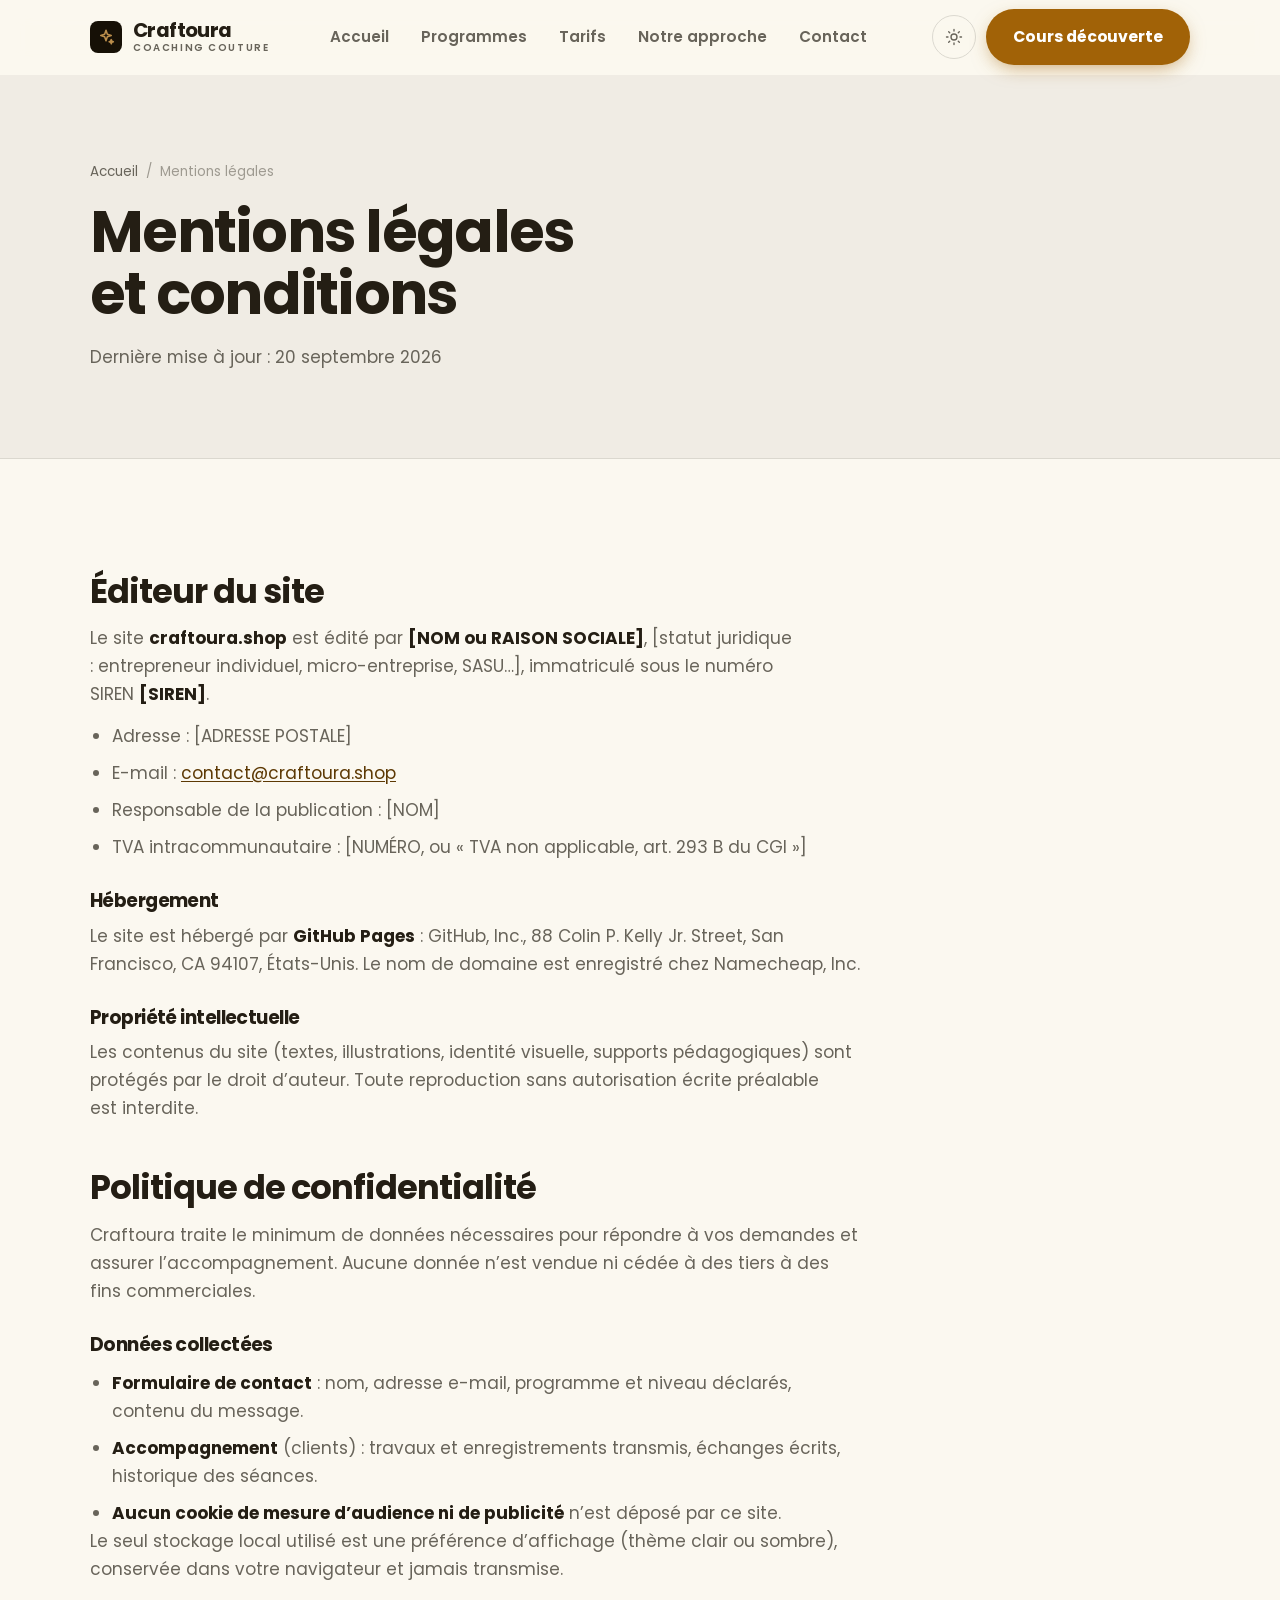
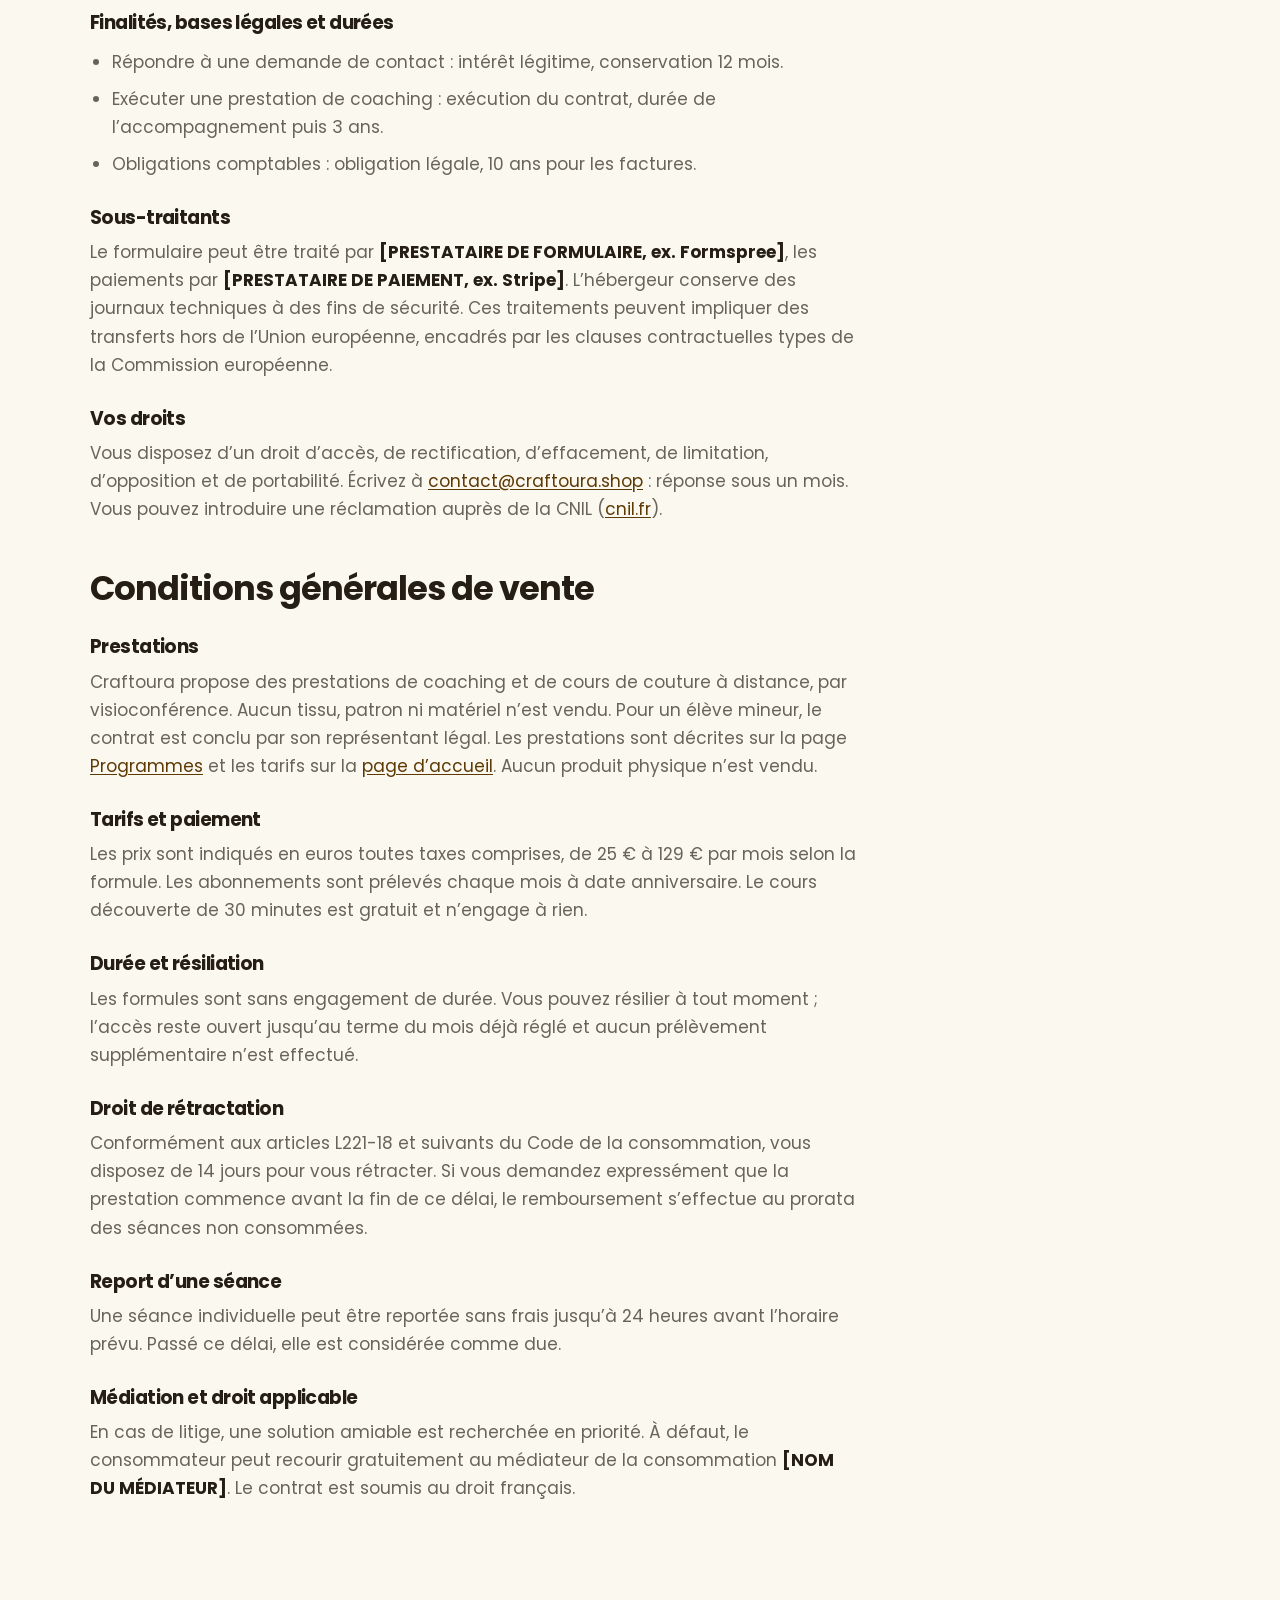
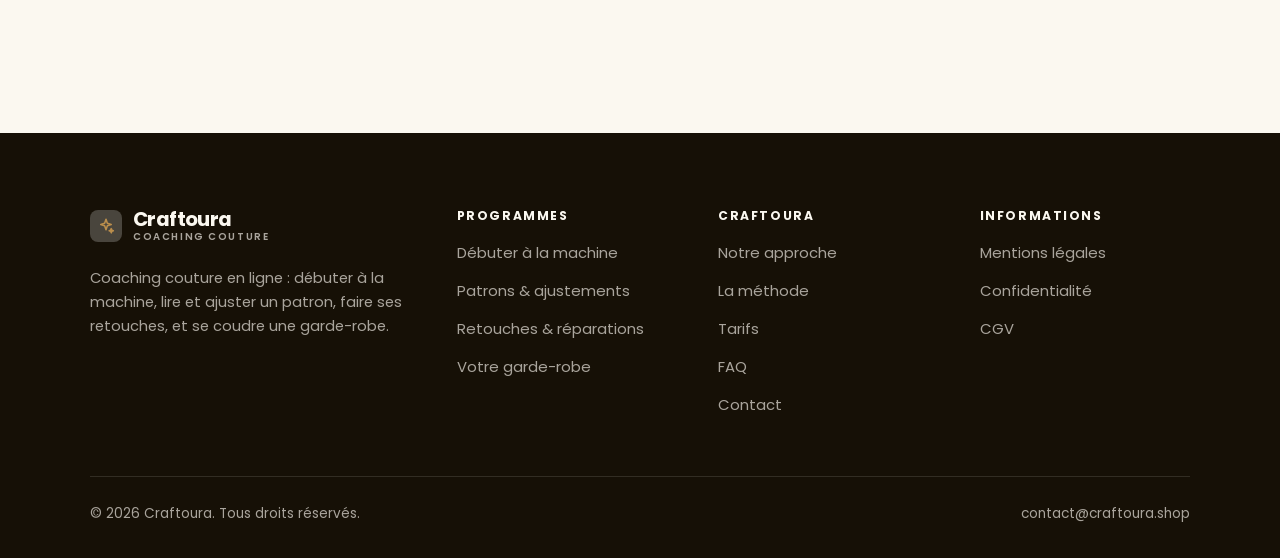
<file: mentions-legales.html>
<!DOCTYPE html>
<html lang="fr" class="no-js">
<head>
<meta charset="utf-8">
<meta name="viewport" content="width=device-width, initial-scale=1">
<title>Mentions légales, confidentialité et CGV — Craftoura</title>
<meta name="description" content="Mentions légales, politique de confidentialité et conditions générales de vente de Craftoura.">
<meta name="robots" content="noindex">

<meta property="og:type" content="website">
<meta property="og:url" content="https://craftoura.shop/mentions-legales.html">
<meta property="og:site_name" content="Craftoura">
<meta property="og:locale" content="fr_FR">
<meta property="og:title" content="Mentions légales, confidentialité et CGV — Craftoura">
<meta property="og:description" content="Mentions légales, politique de confidentialité et conditions générales de vente de Craftoura.">
<meta name="theme-color" content="#161006">

<link rel="icon" href="assets/img/favicon.svg" type="image/svg+xml">
<link rel="preconnect" href="https://fonts.googleapis.com">
<link rel="preconnect" href="https://fonts.gstatic.com" crossorigin>
<link rel="stylesheet" href="https://fonts.googleapis.com/css2?family=Poppins:wght@400;500;600;700&display=swap">
<link rel="stylesheet" href="assets/css/style.css">

<!-- Thème appliqué avant le premier rendu (évite le flash) -->
<script>
document.documentElement.classList.remove('no-js');
(function(){try{var t=localStorage.getItem('site-theme');if(t){document.documentElement.setAttribute('data-theme',t);}}catch(e){}})();
</script>
</head>

<body>
<a class="skip-link" href="#main">Aller au contenu principal</a>

<header class="site-header">
  <nav class="wrap nav" aria-label="Navigation principale">
    <a class="brand" href="index.html">
      <svg class="brand__mark" viewBox="0 0 64 64" aria-hidden="true">
        <rect class="bm-bg" width="64" height="64" rx="16"/>
        <g class="bm-ic" transform="translate(14 14) scale(1.5)" fill="none" stroke-width="2.1" stroke-linecap="round" stroke-linejoin="round"><path d="M12 3l1.8 5.2L19 10l-5.2 1.8L12 17l-1.8-5.2L5 10l5.2-1.8zM19 15.5l.8 2 2 .8-2 .8-.8 2-.8-2-2-.8 2-.8z"/></g>
      </svg>
      <span>Craftoura<span class="brand__sub">Coaching couture</span></span>
    </a>

    <ul class="nav__links" id="nav-links">
      <li><a href="index.html">Accueil</a></li>
      <li><a href="programmes.html">Programmes</a></li>
      <li><a href="index.html#tarifs">Tarifs</a></li>
      <li><a href="a-propos.html">Notre approche</a></li>
      <li><a href="contact.html">Contact</a></li>
      <li><a class="btn btn--primary" href="contact.html">Cours découverte</a></li>
    </ul>

    <div class="nav__cta">
      <button class="theme-toggle" type="button" aria-label="Passer en thème sombre">
        <svg class="icon-sun" viewBox="0 0 24 24" fill="none" stroke="currentColor" stroke-width="1.8" stroke-linecap="round" aria-hidden="true"><circle cx="12" cy="12" r="4"/><path d="M12 2v2m0 16v2M2 12h2m16 0h2M4.9 4.9l1.4 1.4m11.4 11.4 1.4 1.4M19.1 4.9l-1.4 1.4M6.3 17.7l-1.4 1.4"/></svg>
        <svg class="icon-moon" viewBox="0 0 24 24" fill="none" stroke="currentColor" stroke-width="1.8" stroke-linecap="round" stroke-linejoin="round" aria-hidden="true"><path d="M21 12.8A9 9 0 1 1 11.2 3a7 7 0 0 0 9.8 9.8z"/></svg>
      </button>
      <a class="btn btn--primary" href="contact.html">Cours découverte</a>
      <button class="nav__toggle" type="button" aria-expanded="false" aria-controls="nav-links" aria-label="Ouvrir le menu">
        <svg class="icon-open" viewBox="0 0 24 24" fill="none" stroke="currentColor" stroke-width="2" stroke-linecap="round" aria-hidden="true"><path d="M3 6h18M3 12h18M3 18h18"/></svg>
        <svg class="icon-close" viewBox="0 0 24 24" fill="none" stroke="currentColor" stroke-width="2" stroke-linecap="round" aria-hidden="true"><path d="M6 6l12 12M18 6L6 18"/></svg>
      </button>
    </div>
  </nav>
</header>

<main id="main">

<section class="page-head">
  <div class="wrap">
    <nav class="breadcrumb" aria-label="Fil d'Ariane">
      <a href="index.html">Accueil</a><span>/</span><span aria-current="page">Mentions légales</span>
    </nav>
    <h1>Mentions légales et conditions</h1>
    <p>Dernière mise à jour : <time datetime="2026-09-20">20 septembre 2026</time></p>
  </div>
</section>

<section class="section wrap">
  <div class="prose">

    <!--
      À COMPLÉTER : ce document est un squelette, pas un conseil juridique.
      Remplacez chaque [CROCHET] par vos informations réelles. En France,
      l'identité de l'éditeur est obligatoire (art. 6-III LCEN).
    -->

    <h2 id="editeur">Éditeur du site</h2>
    <p>
      Le site <strong>craftoura.shop</strong> est édité par <strong>[NOM ou RAISON SOCIALE]</strong>,
      [statut juridique : entrepreneur individuel, micro-entreprise, SASU…],
      immatriculé sous le numéro SIREN <strong>[SIREN]</strong>.
    </p>
    <ul>
      <li>Adresse : [ADRESSE POSTALE]</li>
      <li>E-mail : <a href="mailto:contact@craftoura.shop">contact@craftoura.shop</a></li>
      <li>Responsable de la publication : [NOM]</li>
      <li>TVA intracommunautaire : [NUMÉRO, ou « TVA non applicable, art. 293 B du CGI »]</li>
    </ul>

    <h3>Hébergement</h3>
    <p>
      Le site est hébergé par <strong>GitHub Pages</strong> : GitHub, Inc., 88 Colin P. Kelly Jr. Street,
      San Francisco, CA 94107, États-Unis. Le nom de domaine est enregistré chez Namecheap, Inc.
    </p>

    <h3>Propriété intellectuelle</h3>
    <p>
      Les contenus du site (textes, illustrations, identité visuelle, supports pédagogiques) sont
      protégés par le droit d’auteur. Toute reproduction sans autorisation écrite préalable est interdite.
    </p>

    <h2 id="confidentialite">Politique de confidentialité</h2>
    <p>
      Craftoura traite le minimum de données nécessaires pour répondre à vos demandes et assurer
      l’accompagnement. Aucune donnée n’est vendue ni cédée à des tiers à des fins commerciales.
    </p>
    <h3>Données collectées</h3>
    <ul>
      <li><strong>Formulaire de contact</strong> : nom, adresse e-mail, programme et niveau déclarés, contenu du message.</li>
      <li><strong>Accompagnement</strong> (clients) : travaux et enregistrements transmis, échanges écrits, historique des séances.</li>
      <li><strong>Aucun cookie de mesure d’audience ni de publicité</strong> n’est déposé par ce site.</li>
    </ul>
    <p>
      Le seul stockage local utilisé est une préférence d’affichage (thème clair ou sombre), conservée
      dans votre navigateur et jamais transmise.
    </p>
    <h3>Finalités, bases légales et durées</h3>
    <ul>
      <li>Répondre à une demande de contact : intérêt légitime, conservation 12 mois.</li>
      <li>Exécuter une prestation de coaching : exécution du contrat, durée de l’accompagnement puis 3 ans.</li>
      <li>Obligations comptables : obligation légale, 10 ans pour les factures.</li>
    </ul>
    <h3>Sous-traitants</h3>
    <p>
      Le formulaire peut être traité par <strong>[PRESTATAIRE DE FORMULAIRE, ex. Formspree]</strong>, les paiements
      par <strong>[PRESTATAIRE DE PAIEMENT, ex. Stripe]</strong>. L’hébergeur conserve des journaux techniques à des
      fins de sécurité. Ces traitements peuvent impliquer des transferts hors de l’Union européenne, encadrés par
      les clauses contractuelles types de la Commission européenne.
    </p>
    <h3>Vos droits</h3>
    <p>
      Vous disposez d’un droit d’accès, de rectification, d’effacement, de limitation, d’opposition et de
      portabilité. Écrivez à <a href="mailto:contact@craftoura.shop">contact@craftoura.shop</a> : réponse sous un mois. Vous pouvez
      introduire une réclamation auprès de la CNIL (<a href="https://www.cnil.fr" rel="noopener" target="_blank">cnil.fr</a>).
    </p>

    <h2 id="cgv">Conditions générales de vente</h2>
    <h3>Prestations</h3>
    <p>
      Craftoura propose des prestations de coaching et de cours de couture à distance, par visioconférence. Aucun tissu, patron ni matériel n’est vendu. Pour un élève mineur, le contrat est conclu par son représentant légal. Les prestations sont décrites sur la page
      <a href="programmes.html">Programmes</a> et les tarifs sur la <a href="index.html#tarifs">page d’accueil</a>.
      Aucun produit physique n’est vendu.
    </p>
    <h3>Tarifs et paiement</h3>
    <p>
      Les prix sont indiqués en euros toutes taxes comprises, de 25 € à 129 € par mois
      selon la formule. Les abonnements sont prélevés chaque mois à date anniversaire. Le cours découverte de 30 minutes est gratuit et n’engage à rien.
    </p>
    <h3>Durée et résiliation</h3>
    <p>
      Les formules sont sans engagement de durée. Vous pouvez résilier à tout moment ; l’accès reste ouvert
      jusqu’au terme du mois déjà réglé et aucun prélèvement supplémentaire n’est effectué.
    </p>
    <h3>Droit de rétractation</h3>
    <p>
      Conformément aux articles L221-18 et suivants du Code de la consommation, vous disposez de 14 jours pour
      vous rétracter. Si vous demandez expressément que la prestation commence avant la fin de ce délai, le
      remboursement s’effectue au prorata des séances non consommées.
    </p>
    <h3>Report d’une séance</h3>
    <p>
      Une séance individuelle peut être reportée sans frais jusqu’à 24 heures avant l’horaire prévu. Passé ce
      délai, elle est considérée comme due.
    </p>
    <h3>Médiation et droit applicable</h3>
    <p>
      En cas de litige, une solution amiable est recherchée en priorité. À défaut, le consommateur peut recourir
      gratuitement au médiateur de la consommation <strong>[NOM DU MÉDIATEUR]</strong>. Le contrat est soumis au droit français.
    </p>

  </div>
</section>

</main>

<footer class="site-footer">
  <div class="wrap">
    <div class="footer__grid">
      <div class="footer__brand">
        <a class="brand" href="index.html">
          <svg class="brand__mark" viewBox="0 0 64 64" aria-hidden="true">
        <rect class="bm-bg" width="64" height="64" rx="16"/>
        <g class="bm-ic" transform="translate(14 14) scale(1.5)" fill="none" stroke-width="2.1" stroke-linecap="round" stroke-linejoin="round"><path d="M12 3l1.8 5.2L19 10l-5.2 1.8L12 17l-1.8-5.2L5 10l5.2-1.8zM19 15.5l.8 2 2 .8-2 .8-.8 2-.8-2-2-.8 2-.8z"/></g>
      </svg>
          <span>Craftoura<span class="brand__sub">Coaching couture</span></span>
        </a>
        <p>Coaching couture en ligne : débuter à la machine, lire et ajuster un patron, faire ses retouches, et se coudre une garde-robe.</p>
      </div>

      <div class="footer__col">
        <h4>Programmes</h4>
        <ul>
          <li><a href="programmes.html#debuter">Débuter à la machine</a></li>
          <li><a href="programmes.html#patrons">Patrons &amp; ajustements</a></li>
          <li><a href="programmes.html#retouches">Retouches &amp; réparations</a></li>
          <li><a href="programmes.html#garde-robe">Votre garde-robe</a></li>
        </ul>
      </div>

      <div class="footer__col">
        <h4>Craftoura</h4>
        <ul>
          <li><a href="a-propos.html">Notre approche</a></li>
          <li><a href="index.html#methode">La méthode</a></li>
          <li><a href="index.html#tarifs">Tarifs</a></li>
          <li><a href="index.html#faq">FAQ</a></li>
          <li><a href="contact.html">Contact</a></li>
        </ul>
      </div>

      <div class="footer__col">
        <h4>Informations</h4>
        <ul>
          <li><a href="mentions-legales.html">Mentions légales</a></li>
          <li><a href="mentions-legales.html#confidentialite">Confidentialité</a></li>
          <li><a href="mentions-legales.html#cgv">CGV</a></li>
        </ul>
      </div>
    </div>

    <div class="footer__bottom">
      <p>© <span data-year>2026</span> Craftoura. Tous droits réservés.</p>
      <p><a href="mailto:contact@craftoura.shop">contact@craftoura.shop</a></p>
    </div>
  </div>
</footer>

<script src="assets/js/main.js" defer></script>
</body>
</html>
</file>
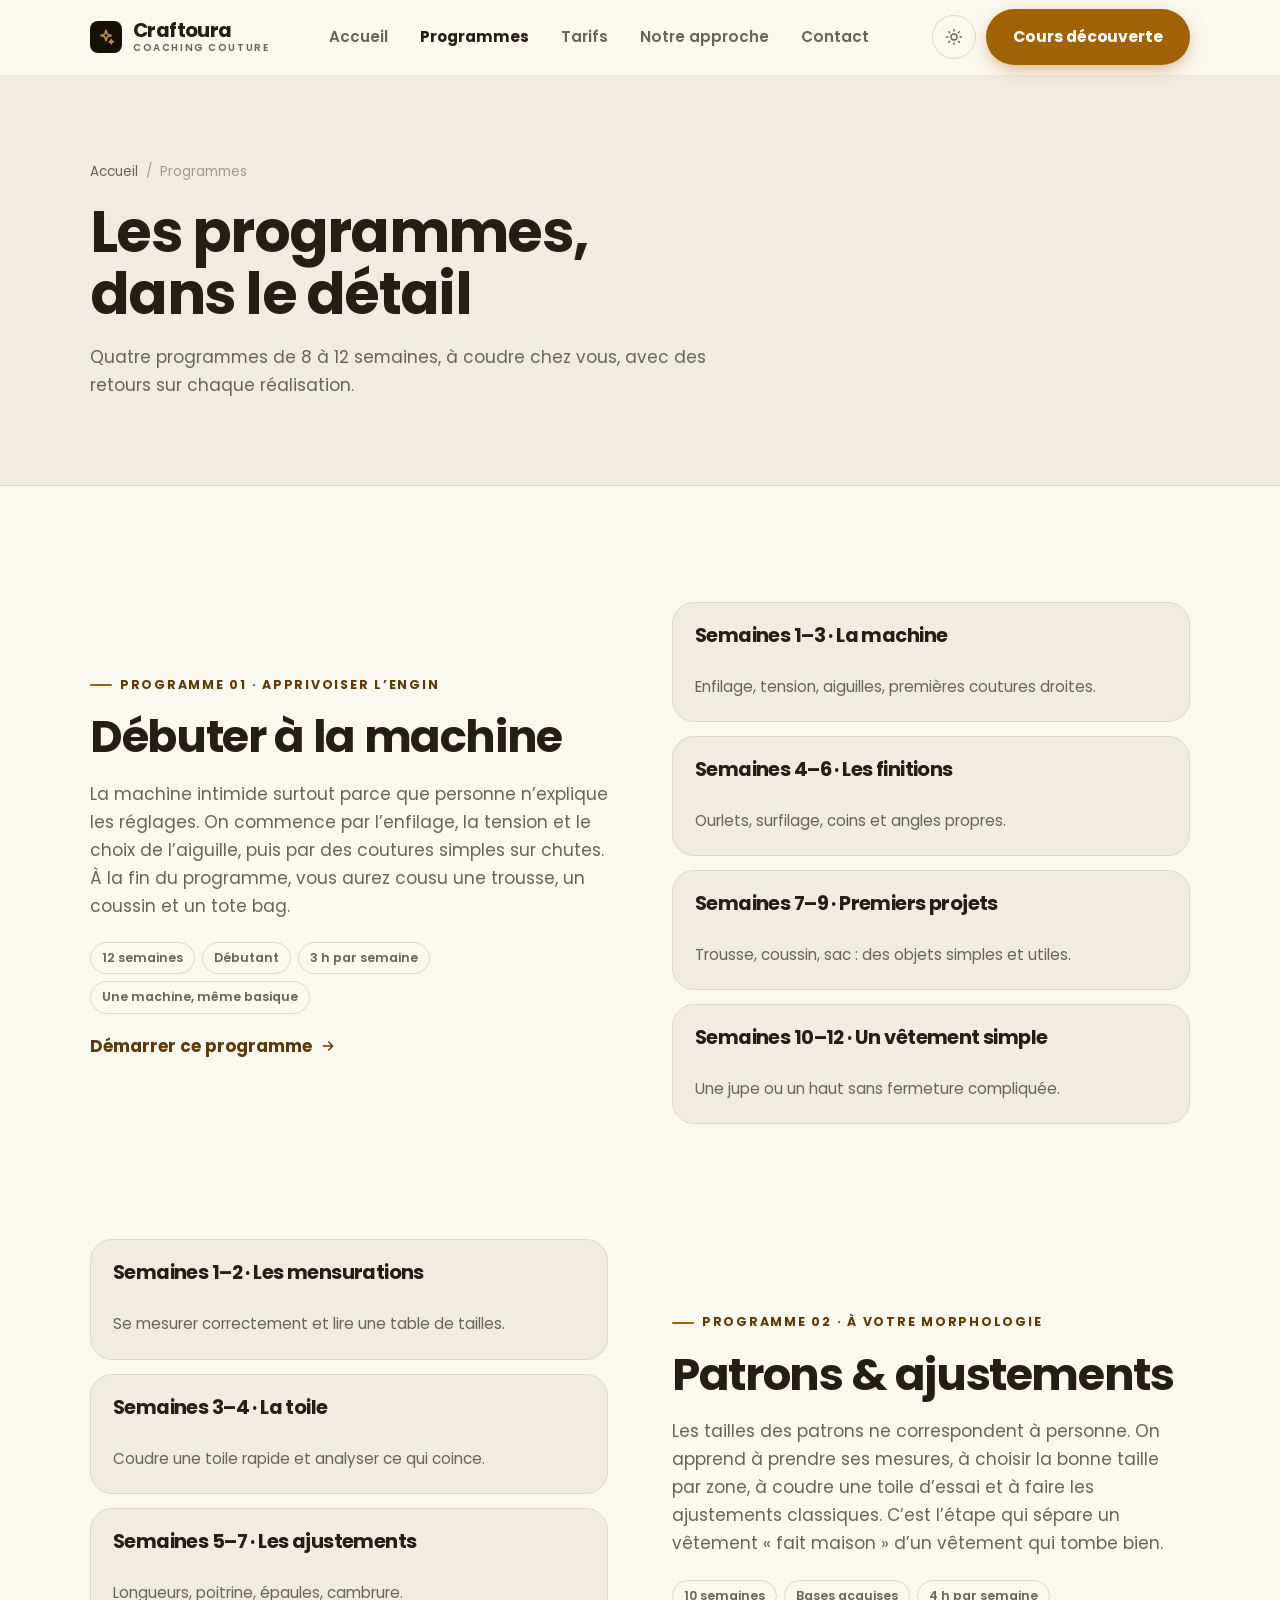
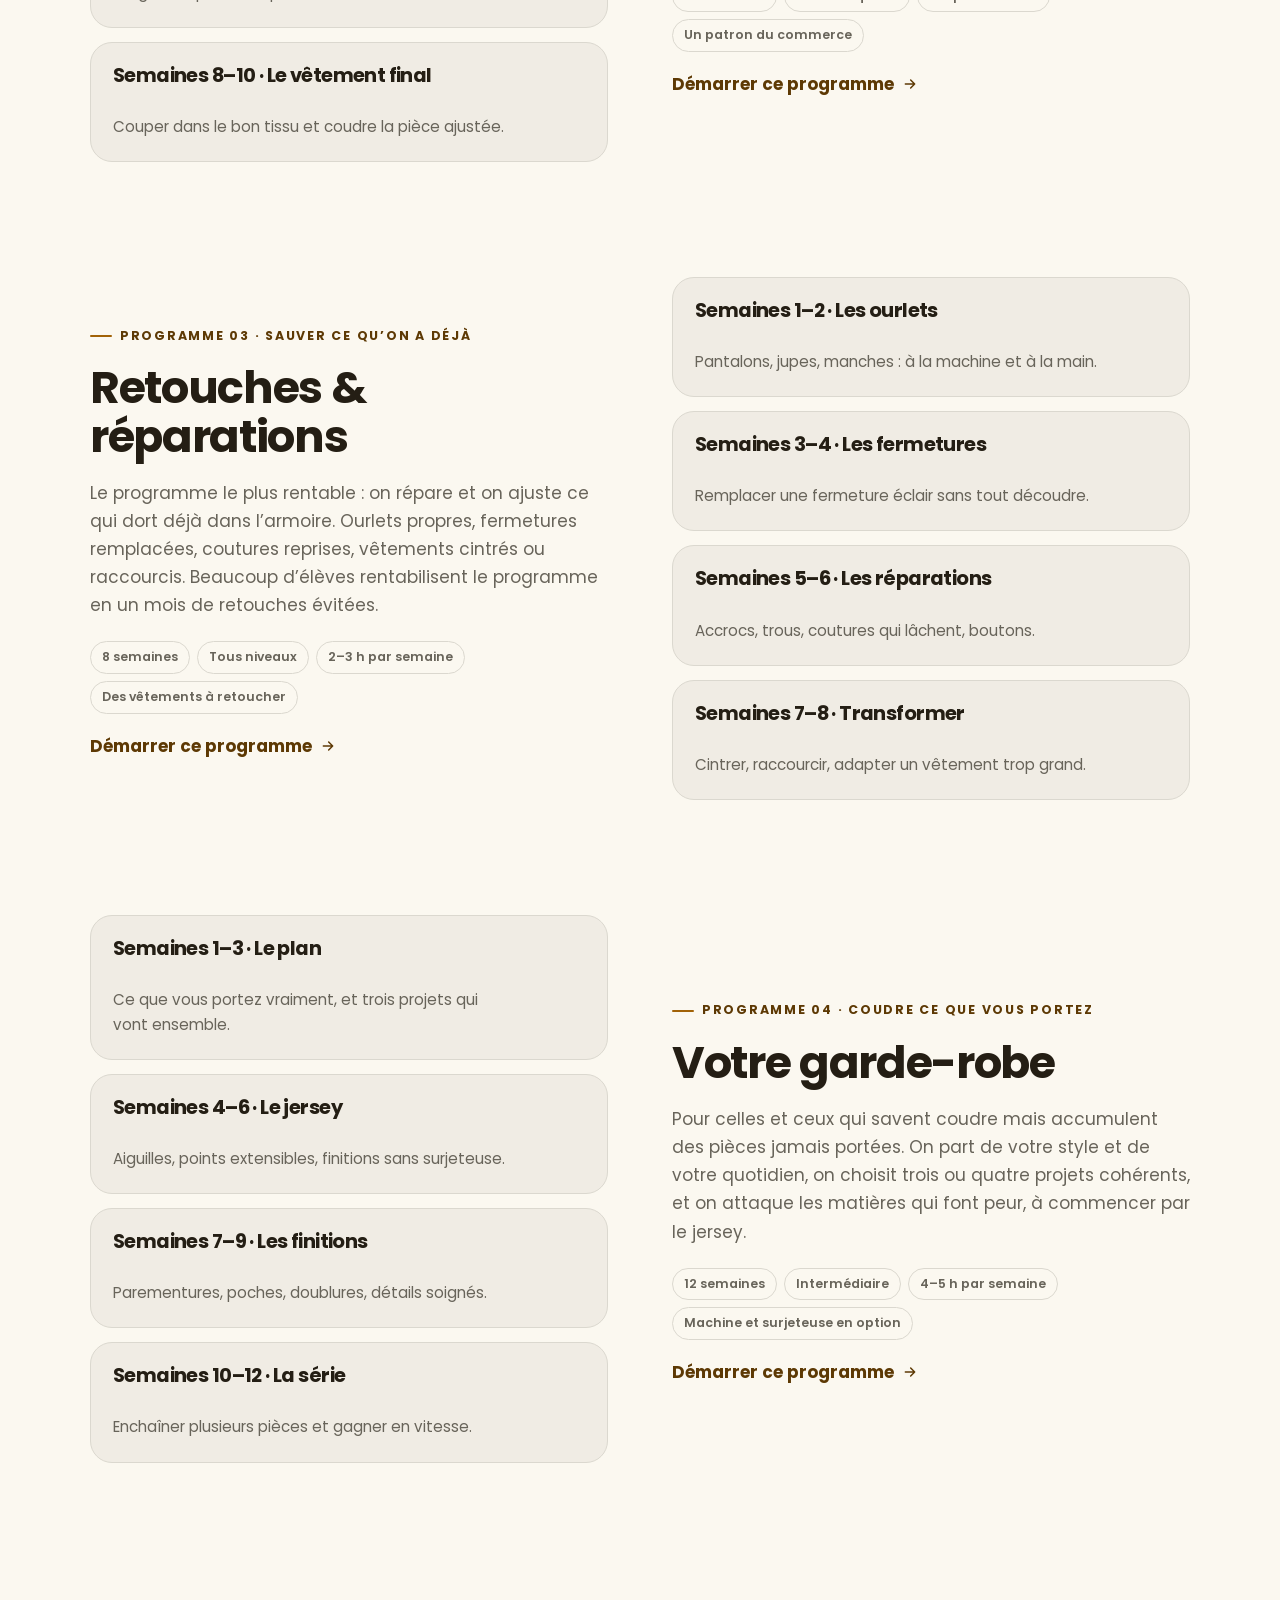
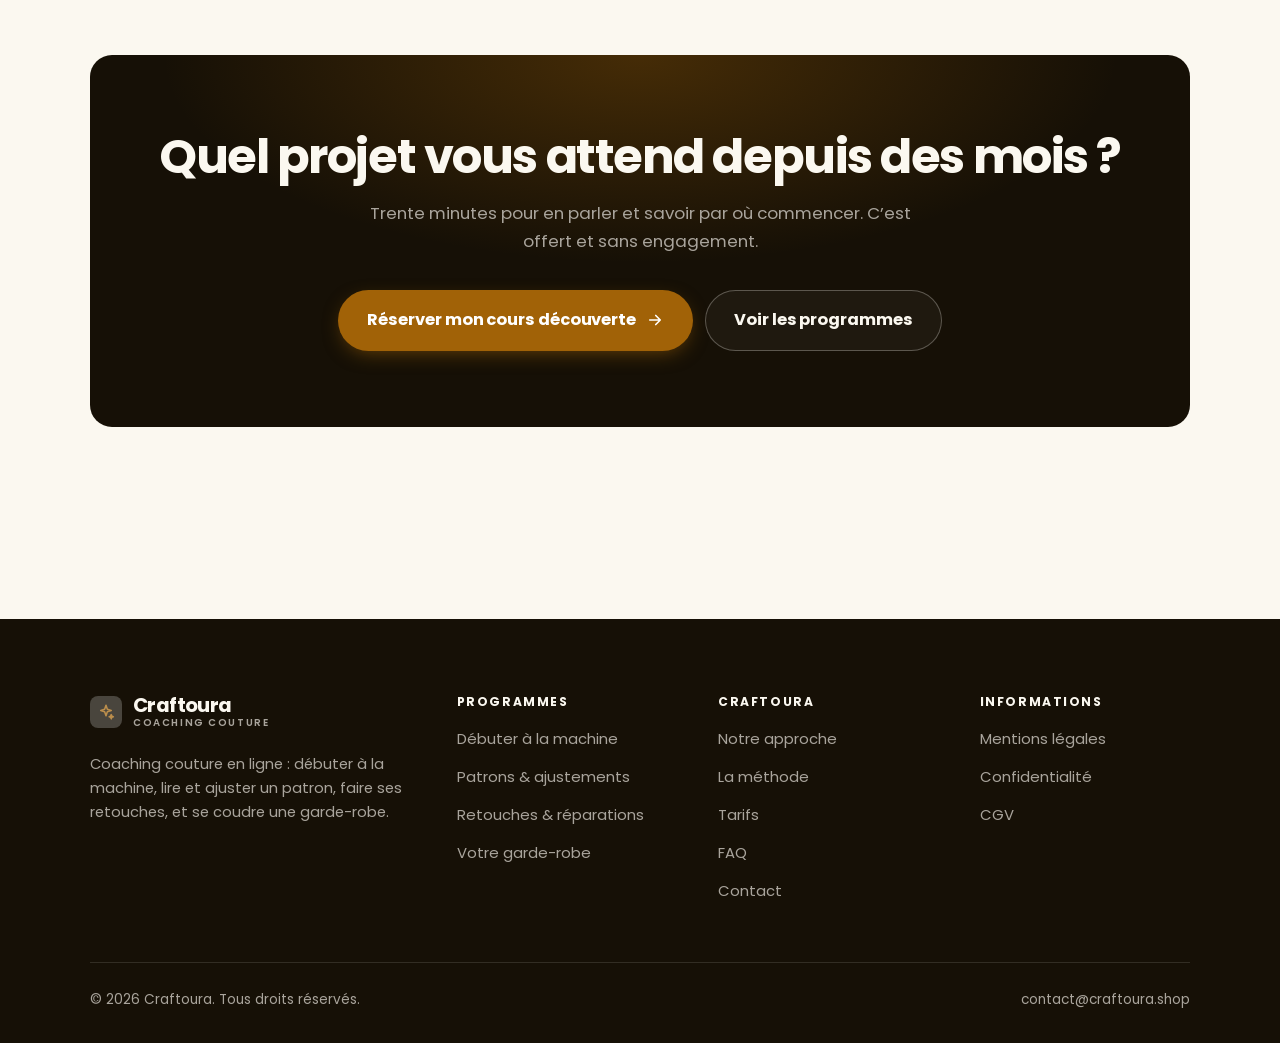
<file: programmes.html>
<!DOCTYPE html>
<html lang="fr" class="no-js">
<head>
<meta charset="utf-8">
<meta name="viewport" content="width=device-width, initial-scale=1">
<title>Programmes — Craftoura</title>
<meta name="description" content="Programmes de coaching couture : débuter à la machine, patrons et ajustements, retouches et réparations, garde-robe cousue main.">
<link rel="canonical" href="https://craftoura.shop/programmes.html">

<meta property="og:type" content="website">
<meta property="og:url" content="https://craftoura.shop/programmes.html">
<meta property="og:site_name" content="Craftoura">
<meta property="og:locale" content="fr_FR">
<meta property="og:title" content="Programmes — Craftoura">
<meta property="og:description" content="Programmes de coaching couture : débuter à la machine, patrons et ajustements, retouches et réparations, garde-robe cousue main.">
<meta name="theme-color" content="#161006">

<link rel="icon" href="assets/img/favicon.svg" type="image/svg+xml">
<link rel="preconnect" href="https://fonts.googleapis.com">
<link rel="preconnect" href="https://fonts.gstatic.com" crossorigin>
<link rel="stylesheet" href="https://fonts.googleapis.com/css2?family=Poppins:wght@400;500;600;700&display=swap">
<link rel="stylesheet" href="assets/css/style.css">

<!-- Thème appliqué avant le premier rendu (évite le flash) -->
<script>
document.documentElement.classList.remove('no-js');
(function(){try{var t=localStorage.getItem('site-theme');if(t){document.documentElement.setAttribute('data-theme',t);}}catch(e){}})();
</script>
</head>

<body>
<a class="skip-link" href="#main">Aller au contenu principal</a>

<header class="site-header">
  <nav class="wrap nav" aria-label="Navigation principale">
    <a class="brand" href="index.html">
      <svg class="brand__mark" viewBox="0 0 64 64" aria-hidden="true">
        <rect class="bm-bg" width="64" height="64" rx="16"/>
        <g class="bm-ic" transform="translate(14 14) scale(1.5)" fill="none" stroke-width="2.1" stroke-linecap="round" stroke-linejoin="round"><path d="M12 3l1.8 5.2L19 10l-5.2 1.8L12 17l-1.8-5.2L5 10l5.2-1.8zM19 15.5l.8 2 2 .8-2 .8-.8 2-.8-2-2-.8 2-.8z"/></g>
      </svg>
      <span>Craftoura<span class="brand__sub">Coaching couture</span></span>
    </a>

    <ul class="nav__links" id="nav-links">
      <li><a href="index.html">Accueil</a></li>
      <li><a href="programmes.html" aria-current="page">Programmes</a></li>
      <li><a href="index.html#tarifs">Tarifs</a></li>
      <li><a href="a-propos.html">Notre approche</a></li>
      <li><a href="contact.html">Contact</a></li>
      <li><a class="btn btn--primary" href="contact.html">Cours découverte</a></li>
    </ul>

    <div class="nav__cta">
      <button class="theme-toggle" type="button" aria-label="Passer en thème sombre">
        <svg class="icon-sun" viewBox="0 0 24 24" fill="none" stroke="currentColor" stroke-width="1.8" stroke-linecap="round" aria-hidden="true"><circle cx="12" cy="12" r="4"/><path d="M12 2v2m0 16v2M2 12h2m16 0h2M4.9 4.9l1.4 1.4m11.4 11.4 1.4 1.4M19.1 4.9l-1.4 1.4M6.3 17.7l-1.4 1.4"/></svg>
        <svg class="icon-moon" viewBox="0 0 24 24" fill="none" stroke="currentColor" stroke-width="1.8" stroke-linecap="round" stroke-linejoin="round" aria-hidden="true"><path d="M21 12.8A9 9 0 1 1 11.2 3a7 7 0 0 0 9.8 9.8z"/></svg>
      </button>
      <a class="btn btn--primary" href="contact.html">Cours découverte</a>
      <button class="nav__toggle" type="button" aria-expanded="false" aria-controls="nav-links" aria-label="Ouvrir le menu">
        <svg class="icon-open" viewBox="0 0 24 24" fill="none" stroke="currentColor" stroke-width="2" stroke-linecap="round" aria-hidden="true"><path d="M3 6h18M3 12h18M3 18h18"/></svg>
        <svg class="icon-close" viewBox="0 0 24 24" fill="none" stroke="currentColor" stroke-width="2" stroke-linecap="round" aria-hidden="true"><path d="M6 6l12 12M18 6L6 18"/></svg>
      </button>
    </div>
  </nav>
</header>

<main id="main">

<section class="page-head">
  <div class="wrap">
    <nav class="breadcrumb" aria-label="Fil d’Ariane">
      <a href="index.html">Accueil</a><span>/</span><span aria-current="page">Programmes</span>
    </nav>
    <h1>Les programmes, dans le détail</h1>
    <p>Quatre programmes de 8 à 12 semaines, à coudre chez vous, avec des retours sur chaque réalisation.</p>
  </div>
</section>

<section class="section wrap" id="debuter">
  <div class="split reveal">
    <div>
      <span class="eyebrow">Programme 01 · Apprivoiser l’engin</span>
      <h2>Débuter à la machine</h2>
      <p>La machine intimide surtout parce que personne n’explique les réglages. On commence par l’enfilage, la tension et le choix de l’aiguille, puis par des coutures simples sur chutes. À la fin du programme, vous aurez cousu une trousse, un coussin et un tote bag.</p>
      <ul class="tags"><li>12 semaines</li><li>Débutant</li><li>3 h par semaine</li><li>Une machine, même basique</li></ul>
      <p><a class="arrow-link" href="contact.html">Démarrer ce programme <svg viewBox="0 0 24 24" fill="none" stroke="currentColor" stroke-width="2.2" stroke-linecap="round" stroke-linejoin="round" aria-hidden="true"><path d="M5 12h14M13 6l6 6-6 6"/></svg></a></p>
    </div>
    <div class="grid grid--2 grid--tight">
      <article class="card card--sm">
        <h3>Semaines 1–3 · La machine</h3>
        <p>Enfilage, tension, aiguilles, premières coutures droites.</p>
      </article>
      <article class="card card--sm">
        <h3>Semaines 4–6 · Les finitions</h3>
        <p>Ourlets, surfilage, coins et angles propres.</p>
      </article>
      <article class="card card--sm">
        <h3>Semaines 7–9 · Premiers projets</h3>
        <p>Trousse, coussin, sac : des objets simples et utiles.</p>
      </article>
      <article class="card card--sm">
        <h3>Semaines 10–12 · Un vêtement simple</h3>
        <p>Une jupe ou un haut sans fermeture compliquée.</p>
      </article>
    </div>
  </div>
</section>

<section class="section section--flush wrap" id="patrons">
  <div class="split reveal">
    <div class="grid grid--2 grid--tight">
      <article class="card card--sm">
        <h3>Semaines 1–2 · Les mensurations</h3>
        <p>Se mesurer correctement et lire une table de tailles.</p>
      </article>
      <article class="card card--sm">
        <h3>Semaines 3–4 · La toile</h3>
        <p>Coudre une toile rapide et analyser ce qui coince.</p>
      </article>
      <article class="card card--sm">
        <h3>Semaines 5–7 · Les ajustements</h3>
        <p>Longueurs, poitrine, épaules, cambrure.</p>
      </article>
      <article class="card card--sm">
        <h3>Semaines 8–10 · Le vêtement final</h3>
        <p>Couper dans le bon tissu et coudre la pièce ajustée.</p>
      </article>
    </div>
    <div>
      <span class="eyebrow">Programme 02 · À votre morphologie</span>
      <h2>Patrons &amp; ajustements</h2>
      <p>Les tailles des patrons ne correspondent à personne. On apprend à prendre ses mesures, à choisir la bonne taille par zone, à coudre une toile d’essai et à faire les ajustements classiques. C’est l’étape qui sépare un vêtement « fait maison » d’un vêtement qui tombe bien.</p>
      <ul class="tags"><li>10 semaines</li><li>Bases acquises</li><li>4 h par semaine</li><li>Un patron du commerce</li></ul>
      <p><a class="arrow-link" href="contact.html">Démarrer ce programme <svg viewBox="0 0 24 24" fill="none" stroke="currentColor" stroke-width="2.2" stroke-linecap="round" stroke-linejoin="round" aria-hidden="true"><path d="M5 12h14M13 6l6 6-6 6"/></svg></a></p>
    </div>
  </div>
</section>

<section class="section section--flush wrap" id="retouches">
  <div class="split reveal">
    <div>
      <span class="eyebrow">Programme 03 · Sauver ce qu’on a déjà</span>
      <h2>Retouches &amp; réparations</h2>
      <p>Le programme le plus rentable : on répare et on ajuste ce qui dort déjà dans l’armoire. Ourlets propres, fermetures remplacées, coutures reprises, vêtements cintrés ou raccourcis. Beaucoup d’élèves rentabilisent le programme en un mois de retouches évitées.</p>
      <ul class="tags"><li>8 semaines</li><li>Tous niveaux</li><li>2–3 h par semaine</li><li>Des vêtements à retoucher</li></ul>
      <p><a class="arrow-link" href="contact.html">Démarrer ce programme <svg viewBox="0 0 24 24" fill="none" stroke="currentColor" stroke-width="2.2" stroke-linecap="round" stroke-linejoin="round" aria-hidden="true"><path d="M5 12h14M13 6l6 6-6 6"/></svg></a></p>
    </div>
    <div class="grid grid--2 grid--tight">
      <article class="card card--sm">
        <h3>Semaines 1–2 · Les ourlets</h3>
        <p>Pantalons, jupes, manches : à la machine et à la main.</p>
      </article>
      <article class="card card--sm">
        <h3>Semaines 3–4 · Les fermetures</h3>
        <p>Remplacer une fermeture éclair sans tout découdre.</p>
      </article>
      <article class="card card--sm">
        <h3>Semaines 5–6 · Les réparations</h3>
        <p>Accrocs, trous, coutures qui lâchent, boutons.</p>
      </article>
      <article class="card card--sm">
        <h3>Semaines 7–8 · Transformer</h3>
        <p>Cintrer, raccourcir, adapter un vêtement trop grand.</p>
      </article>
    </div>
  </div>
</section>

<section class="section section--flush wrap" id="garde-robe">
  <div class="split reveal">
    <div class="grid grid--2 grid--tight">
      <article class="card card--sm">
        <h3>Semaines 1–3 · Le plan</h3>
        <p>Ce que vous portez vraiment, et trois projets qui vont ensemble.</p>
      </article>
      <article class="card card--sm">
        <h3>Semaines 4–6 · Le jersey</h3>
        <p>Aiguilles, points extensibles, finitions sans surjeteuse.</p>
      </article>
      <article class="card card--sm">
        <h3>Semaines 7–9 · Les finitions</h3>
        <p>Parementures, poches, doublures, détails soignés.</p>
      </article>
      <article class="card card--sm">
        <h3>Semaines 10–12 · La série</h3>
        <p>Enchaîner plusieurs pièces et gagner en vitesse.</p>
      </article>
    </div>
    <div>
      <span class="eyebrow">Programme 04 · Coudre ce que vous portez</span>
      <h2>Votre garde-robe</h2>
      <p>Pour celles et ceux qui savent coudre mais accumulent des pièces jamais portées. On part de votre style et de votre quotidien, on choisit trois ou quatre projets cohérents, et on attaque les matières qui font peur, à commencer par le jersey.</p>
      <ul class="tags"><li>12 semaines</li><li>Intermédiaire</li><li>4–5 h par semaine</li><li>Machine et surjeteuse en option</li></ul>
      <p><a class="arrow-link" href="contact.html">Démarrer ce programme <svg viewBox="0 0 24 24" fill="none" stroke="currentColor" stroke-width="2.2" stroke-linecap="round" stroke-linejoin="round" aria-hidden="true"><path d="M5 12h14M13 6l6 6-6 6"/></svg></a></p>
    </div>
  </div>
</section>

<section class="wrap section--tight">
  <div class="cta-band reveal">
    <h2>Quel projet vous attend depuis des mois ?</h2>
    <p>Trente minutes pour en parler et savoir par où commencer. C’est offert et sans engagement.</p>
    <div class="hero__actions">
      <a class="btn btn--primary btn--lg" href="contact.html">Réserver mon cours découverte <svg viewBox="0 0 24 24" fill="none" stroke="currentColor" stroke-width="2.2" stroke-linecap="round" stroke-linejoin="round" aria-hidden="true"><path d="M5 12h14M13 6l6 6-6 6"/></svg></a>
      <a class="btn btn--on-dark btn--lg" href="programmes.html">Voir les programmes</a>
    </div>
  </div>
</section>

</main>

<footer class="site-footer">
  <div class="wrap">
    <div class="footer__grid">
      <div class="footer__brand">
        <a class="brand" href="index.html">
          <svg class="brand__mark" viewBox="0 0 64 64" aria-hidden="true">
        <rect class="bm-bg" width="64" height="64" rx="16"/>
        <g class="bm-ic" transform="translate(14 14) scale(1.5)" fill="none" stroke-width="2.1" stroke-linecap="round" stroke-linejoin="round"><path d="M12 3l1.8 5.2L19 10l-5.2 1.8L12 17l-1.8-5.2L5 10l5.2-1.8zM19 15.5l.8 2 2 .8-2 .8-.8 2-.8-2-2-.8 2-.8z"/></g>
      </svg>
          <span>Craftoura<span class="brand__sub">Coaching couture</span></span>
        </a>
        <p>Coaching couture en ligne : débuter à la machine, lire et ajuster un patron, faire ses retouches, et se coudre une garde-robe.</p>
      </div>

      <div class="footer__col">
        <h4>Programmes</h4>
        <ul>
          <li><a href="programmes.html#debuter">Débuter à la machine</a></li>
          <li><a href="programmes.html#patrons">Patrons &amp; ajustements</a></li>
          <li><a href="programmes.html#retouches">Retouches &amp; réparations</a></li>
          <li><a href="programmes.html#garde-robe">Votre garde-robe</a></li>
        </ul>
      </div>

      <div class="footer__col">
        <h4>Craftoura</h4>
        <ul>
          <li><a href="a-propos.html">Notre approche</a></li>
          <li><a href="index.html#methode">La méthode</a></li>
          <li><a href="index.html#tarifs">Tarifs</a></li>
          <li><a href="index.html#faq">FAQ</a></li>
          <li><a href="contact.html">Contact</a></li>
        </ul>
      </div>

      <div class="footer__col">
        <h4>Informations</h4>
        <ul>
          <li><a href="mentions-legales.html">Mentions légales</a></li>
          <li><a href="mentions-legales.html#confidentialite">Confidentialité</a></li>
          <li><a href="mentions-legales.html#cgv">CGV</a></li>
        </ul>
      </div>
    </div>

    <div class="footer__bottom">
      <p>© <span data-year>2026</span> Craftoura. Tous droits réservés.</p>
      <p><a href="mailto:contact@craftoura.shop">contact@craftoura.shop</a></p>
    </div>
  </div>
</footer>

<script src="assets/js/main.js" defer></script>
</body>
</html>
</file>
<file: assets/css/style.css>
/* Craftoura — couleurs et polices de la marque.
   Modifier ces valeurs suffit à changer l'identité visuelle de tout le site. */
:root {
  --c-accent:    #a16207;
  --c-on-accent: #ffffff;
  --c-ink:       #161006;
  --c-paper:     #fbf8f0;

  --accent-ink-light: color-mix(in srgb, var(--c-accent) 58%, black);
  --accent-on-dark:   color-mix(in srgb, var(--c-accent) 72%, white);

  --font-display: "Poppins", system-ui, -apple-system, "Segoe UI", sans-serif;
  --font-body: "Poppins", system-ui, -apple-system, "Segoe UI", sans-serif;
  --display-weight: 700;
  --display-tracking: -.03em;
}

/* ==========================================================================
   Feuille de style commune aux sites de coaching
   Les couleurs de marque (--c-accent, --c-on-accent, --c-ink, --c-paper) et
   les polices sont définies juste au-dessus, par site. Tout le reste en dérive.
   ========================================================================== */

/* --------------------------------------------------------------------------
   1. Tokens dérivés
   -------------------------------------------------------------------------- */

:root {
  /* Thème clair */
  --paper:      var(--c-paper);
  --paper-2:    color-mix(in srgb, var(--c-paper) 95%, var(--c-ink));
  --paper-3:    color-mix(in srgb, var(--c-paper) 89%, var(--c-ink));
  --line:       color-mix(in srgb, var(--c-paper) 86%, var(--c-ink));
  --text:       color-mix(in srgb, var(--c-ink) 94%, var(--c-paper));
  --muted:      color-mix(in srgb, var(--c-ink) 64%, var(--c-paper));
  --accent:     var(--c-accent);
  --accent-600: color-mix(in srgb, var(--c-accent) 86%, black);
  --accent-ink: var(--accent-ink-light);
  --on-accent:  var(--c-on-accent);
  --ink:        var(--c-ink);
  --ink-soft:   color-mix(in srgb, var(--c-ink) 90%, white);
  --on-ink:     var(--c-paper);
  --on-ink-mut: color-mix(in srgb, var(--c-paper) 64%, var(--c-ink));
  --brand-bg:   var(--c-ink);

  /* Rayons */
  --r-sm: 8px;
  --r-md: 14px;
  --r-lg: 22px;
  --r-full: 999px;

  /* Ombres */
  --sh-1: 0 1px 2px rgba(0, 0, 0, .05), 0 2px 8px rgba(0, 0, 0, .04);
  --sh-2: 0 2px 4px rgba(0, 0, 0, .05), 0 12px 32px rgba(0, 0, 0, .09);
  --sh-3: 0 4px 8px rgba(0, 0, 0, .06), 0 24px 56px rgba(0, 0, 0, .14);

  /* Rythme */
  --gutter: clamp(16px, 4vw, 40px);
  --maxw: 1180px;
  --section-y: clamp(64px, 9vw, 124px);

  --ease: cubic-bezier(.22, .61, .36, 1);
}

/* Thème sombre — suit le système, sauf si l'utilisateur a choisi « clair » */
@media (prefers-color-scheme: dark) {
  :root:not([data-theme="light"]) {
    --paper:      var(--c-ink);
    --paper-2:    color-mix(in srgb, var(--c-ink) 92%, white);
    --paper-3:    color-mix(in srgb, var(--c-ink) 86%, white);
    --line:       color-mix(in srgb, var(--c-ink) 80%, white);
    --text:       color-mix(in srgb, var(--c-paper) 94%, var(--c-ink));
    --muted:      color-mix(in srgb, var(--c-paper) 66%, var(--c-ink));
    --accent-ink: var(--accent-on-dark);
    --ink:        color-mix(in srgb, var(--c-ink) 72%, black);
    --brand-bg:   color-mix(in srgb, var(--c-ink) 80%, white);
    --sh-1: 0 1px 2px rgba(0, 0, 0, .4), 0 2px 8px rgba(0, 0, 0, .3);
    --sh-2: 0 2px 4px rgba(0, 0, 0, .4), 0 12px 32px rgba(0, 0, 0, .45);
    --sh-3: 0 4px 8px rgba(0, 0, 0, .45), 0 24px 56px rgba(0, 0, 0, .55);
  }
}

/* Thème sombre — choix explicite */
:root[data-theme="dark"] {
  --paper:      var(--c-ink);
  --paper-2:    color-mix(in srgb, var(--c-ink) 92%, white);
  --paper-3:    color-mix(in srgb, var(--c-ink) 86%, white);
  --line:       color-mix(in srgb, var(--c-ink) 80%, white);
  --text:       color-mix(in srgb, var(--c-paper) 94%, var(--c-ink));
  --muted:      color-mix(in srgb, var(--c-paper) 66%, var(--c-ink));
  --accent-ink: var(--accent-on-dark);
  --ink:        color-mix(in srgb, var(--c-ink) 72%, black);
  --brand-bg:   color-mix(in srgb, var(--c-ink) 80%, white);
  --sh-1: 0 1px 2px rgba(0, 0, 0, .4), 0 2px 8px rgba(0, 0, 0, .3);
  --sh-2: 0 2px 4px rgba(0, 0, 0, .4), 0 12px 32px rgba(0, 0, 0, .45);
  --sh-3: 0 4px 8px rgba(0, 0, 0, .45), 0 24px 56px rgba(0, 0, 0, .55);
}

/* --------------------------------------------------------------------------
   2. Reset / base
   -------------------------------------------------------------------------- */

*, *::before, *::after { box-sizing: border-box; }

* { margin: 0; }

html {
  -webkit-text-size-adjust: 100%;
  scroll-behavior: smooth;
  scroll-padding-top: 88px;
}

body {
  background: var(--paper);
  color: var(--text);
  font-family: var(--font-body);
  font-size: 17px;
  line-height: 1.65;
  -webkit-font-smoothing: antialiased;
  text-rendering: optimizeLegibility;
  overflow-x: hidden;
}

img, svg, video { display: block; max-width: 100%; height: auto; }

a { color: inherit; text-decoration: none; }

button, input, textarea, select { font: inherit; color: inherit; }

h1, h2, h3, h4 {
  font-family: var(--font-display);
  font-weight: var(--display-weight);
  line-height: 1.08;
  letter-spacing: var(--display-tracking);
  text-wrap: balance;
}

p { text-wrap: pretty; }

:focus-visible {
  outline: 3px solid var(--accent);
  outline-offset: 3px;
  border-radius: 4px;
}

::selection { background: var(--accent); color: var(--on-accent); }

/* --------------------------------------------------------------------------
   3. Utilitaires de mise en page
   -------------------------------------------------------------------------- */

.wrap {
  width: 100%;
  max-width: var(--maxw);
  margin-inline: auto;
  padding-inline: var(--gutter);
}

.section { padding-block: var(--section-y); }
.section--flush { padding-top: 0; }
.section--tight { padding-block: clamp(48px, 6vw, 80px); }

.skip-link {
  position: absolute;
  left: 12px;
  top: -100px;
  z-index: 200;
  background: var(--accent);
  color: var(--on-accent);
  padding: 12px 20px;
  border-radius: var(--r-sm);
  font-weight: 600;
  transition: top .2s var(--ease);
}
.skip-link:focus { top: 12px; }

.eyebrow {
  display: inline-flex;
  align-items: center;
  gap: 8px;
  font-size: .78rem;
  font-weight: 650;
  letter-spacing: .14em;
  text-transform: uppercase;
  color: var(--accent-ink);
  margin-bottom: 18px;
}
.eyebrow::before {
  content: "";
  width: 22px;
  height: 2px;
  background: var(--accent);
  border-radius: 2px;
}

.section-head { max-width: 62ch; margin-bottom: clamp(36px, 5vw, 60px); }
.section-head h2 { font-size: clamp(2rem, 4.4vw, 3.1rem); }
.section-head p {
  margin-top: 18px;
  color: var(--muted);
  font-size: clamp(1rem, 1.6vw, 1.12rem);
  max-width: 58ch;
}

.section-head--center { margin-inline: auto; text-align: center; }
.section-head--center .eyebrow { justify-content: center; }
.section-head--center p { margin-inline: auto; }

/* --------------------------------------------------------------------------
   4. Boutons
   -------------------------------------------------------------------------- */

.btn {
  display: inline-flex;
  align-items: center;
  justify-content: center;
  gap: 10px;
  padding: 14px 26px;
  border: 1px solid transparent;
  border-radius: var(--r-full);
  font-weight: 620;
  font-size: .98rem;
  letter-spacing: -.005em;
  cursor: pointer;
  white-space: nowrap;
  transition: transform .18s var(--ease), background-color .18s var(--ease),
              border-color .18s var(--ease), box-shadow .18s var(--ease), color .18s var(--ease);
}
.btn:hover { transform: translateY(-2px); }
.btn:active { transform: translateY(0); }

.btn--primary {
  background: var(--accent);
  color: var(--on-accent);
  box-shadow: 0 6px 20px -6px color-mix(in srgb, var(--c-accent) 65%, transparent);
}
.btn--primary:hover {
  background: var(--accent-600);
  box-shadow: 0 12px 28px -8px color-mix(in srgb, var(--c-accent) 70%, transparent);
}

.btn--ghost {
  border-color: var(--line);
  background: transparent;
  color: var(--text);
}
.btn--ghost:hover { border-color: var(--accent); color: var(--accent-ink); }

.btn--on-dark {
  border-color: color-mix(in srgb, var(--c-paper) 28%, transparent);
  color: var(--on-ink);
  background: color-mix(in srgb, var(--c-paper) 4%, transparent);
}
.btn--on-dark:hover {
  border-color: color-mix(in srgb, var(--c-paper) 60%, transparent);
  background: color-mix(in srgb, var(--c-paper) 10%, transparent);
}

.btn--lg { padding: 16px 28px; font-size: 1.02rem; }
.btn--block { width: 100%; }

.btn svg { width: 18px; height: 18px; flex: none; }

@media (max-width: 420px) {
  .btn--lg { padding: 15px 22px; font-size: 1rem; white-space: normal; text-align: center; }
}

/* Lien fléché */
.arrow-link {
  display: inline-flex;
  align-items: center;
  gap: 8px;
  font-weight: 620;
  color: var(--accent-ink);
}
.arrow-link svg { width: 16px; height: 16px; transition: transform .18s var(--ease); }
.arrow-link:hover svg { transform: translateX(4px); }

/* --------------------------------------------------------------------------
   5. En-tête / navigation
   -------------------------------------------------------------------------- */

.site-header {
  position: sticky;
  top: 0;
  z-index: 100;
  background: color-mix(in srgb, var(--paper) 82%, transparent);
  backdrop-filter: saturate(180%) blur(14px);
  -webkit-backdrop-filter: saturate(180%) blur(14px);
  border-bottom: 1px solid transparent;
  transition: border-color .25s var(--ease), background-color .25s var(--ease);
}
.site-header.is-stuck {
  border-bottom-color: var(--line);
  background: color-mix(in srgb, var(--paper) 94%, transparent);
}

.nav {
  display: flex;
  align-items: center;
  justify-content: space-between;
  gap: 24px;
  height: 74px;
}

.brand {
  display: inline-flex;
  align-items: center;
  gap: 11px;
  font-family: var(--font-display);
  font-weight: var(--display-weight);
  font-size: 1.24rem;
  letter-spacing: var(--display-tracking);
  flex: none;
  line-height: 1.1;
}
.brand__mark { width: 32px; height: 32px; flex: none; }
.brand__mark .bm-bg { fill: var(--brand-bg); }
.brand__mark .bm-ic { stroke: var(--accent-on-dark); color: var(--accent-on-dark); }
.brand__sub {
  display: block;
  font-family: var(--font-body);
  font-size: .62rem;
  font-weight: 550;
  letter-spacing: .16em;
  text-transform: uppercase;
  color: var(--muted);
  margin-top: 1px;
}

.nav__links {
  display: flex;
  align-items: center;
  gap: 4px;
  list-style: none;
  padding: 0;
}
.nav__links a {
  display: block;
  padding: 9px 14px;
  border-radius: var(--r-full);
  font-size: .95rem;
  font-weight: 520;
  color: var(--muted);
  transition: color .16s var(--ease), background-color .16s var(--ease);
}
.nav__links a:hover { color: var(--text); background: var(--paper-2); }
.nav__links a[aria-current="page"] { color: var(--text); font-weight: 620; }
.nav__links .btn { display: none; }

.nav__cta { display: flex; align-items: center; gap: 10px; flex: none; }

.nav__toggle {
  display: none;
  width: 44px;
  height: 44px;
  align-items: center;
  justify-content: center;
  background: transparent;
  border: 1px solid var(--line);
  border-radius: var(--r-full);
  cursor: pointer;
}
.nav__toggle svg { width: 20px; height: 20px; }
.nav__toggle .icon-close { display: none; }
.nav__toggle[aria-expanded="true"] .icon-open { display: none; }
.nav__toggle[aria-expanded="true"] .icon-close { display: block; }

@media (max-width: 900px) {
  .nav__links, .nav__cta .btn { display: none; }
  .nav__toggle { display: inline-flex; }

  .nav__links {
    position: fixed;
    inset: 74px 0 auto;
    flex-direction: column;
    align-items: stretch;
    gap: 2px;
    padding: 20px var(--gutter) 32px;
    background: var(--paper);
    border-bottom: 1px solid var(--line);
    box-shadow: var(--sh-2);
  }
  .nav__links.is-open { display: flex; }
  .nav__links a { padding: 14px 4px; font-size: 1.1rem; border-radius: var(--r-sm); }
  .nav__links a.btn { display: inline-flex; margin-top: 14px; padding: 14px 26px; color: var(--on-accent); }
}

@media (max-width: 380px) {
  .brand__sub { display: none; }
}

/* Bouton de thème */
.theme-toggle {
  width: 44px;
  height: 44px;
  display: inline-flex;
  align-items: center;
  justify-content: center;
  background: transparent;
  border: 1px solid var(--line);
  border-radius: var(--r-full);
  cursor: pointer;
  color: var(--muted);
  transition: color .16s var(--ease), border-color .16s var(--ease);
}
.theme-toggle:hover { color: var(--text); border-color: var(--accent); }
.theme-toggle svg { width: 18px; height: 18px; }
.theme-toggle .icon-moon { display: none; }
:root[data-theme="dark"] .theme-toggle .icon-sun { display: none; }
:root[data-theme="dark"] .theme-toggle .icon-moon { display: block; }
@media (prefers-color-scheme: dark) {
  :root:not([data-theme="light"]) .theme-toggle .icon-sun { display: none; }
  :root:not([data-theme="light"]) .theme-toggle .icon-moon { display: block; }
}

/* --------------------------------------------------------------------------
   6. Hero
   -------------------------------------------------------------------------- */

.hero {
  position: relative;
  background: var(--ink);
  color: var(--on-ink);
  overflow: hidden;
  isolation: isolate;
}

/* Halo de couleur + grain léger */
.hero::before {
  content: "";
  position: absolute;
  inset: -30% -10% auto;
  height: 130%;
  background:
    radial-gradient(60% 55% at 78% 18%, color-mix(in srgb, var(--c-accent) 34%, transparent), transparent 62%),
    radial-gradient(48% 44% at 12% 88%, color-mix(in srgb, var(--c-accent) 16%, transparent), transparent 66%);
  z-index: -2;
  pointer-events: none;
}
.hero::after {
  content: "";
  position: absolute;
  inset: 0;
  background-image: url("data:image/svg+xml,%3Csvg xmlns='http://www.w3.org/2000/svg' width='160' height='160'%3E%3Cfilter id='n'%3E%3CfeTurbulence type='fractalNoise' baseFrequency='.85' numOctaves='3'/%3E%3C/filter%3E%3Crect width='160' height='160' filter='url(%23n)' opacity='.28'/%3E%3C/svg%3E");
  opacity: .45;
  mix-blend-mode: overlay;
  z-index: -1;
  pointer-events: none;
}

.hero__inner {
  display: grid;
  grid-template-columns: minmax(0, 1.05fr) minmax(0, .95fr);
  align-items: center;
  gap: clamp(32px, 5vw, 72px);
  padding-block: clamp(56px, 8vw, 110px);
}

.hero h1 {
  font-size: clamp(2.5rem, 6vw, 4.6rem);
  letter-spacing: calc(var(--display-tracking) * 1.4);
}
.hero h1 em {
  font-style: normal;
  color: var(--accent-on-dark);
  text-decoration: underline;
  text-decoration-color: color-mix(in srgb, var(--c-accent) 45%, transparent);
  text-decoration-thickness: .1em;
  text-underline-offset: .14em;
  text-decoration-skip-ink: none;
}

.hero__lede {
  margin-top: 22px;
  font-size: clamp(1.04rem, 1.9vw, 1.2rem);
  color: var(--on-ink-mut);
  max-width: 50ch;
}

.hero__actions {
  display: flex;
  flex-wrap: wrap;
  gap: 12px;
  margin-top: 34px;
}

.hero__eyebrow { color: var(--accent-on-dark); }
.hero__eyebrow::before { background: var(--accent-on-dark); }

/* Faits sur l'offre */
.hero__proof {
  display: grid;
  grid-template-columns: repeat(4, minmax(0, 1fr));
  gap: clamp(18px, 3vw, 32px);
  margin-top: 44px;
  padding: 26px 0 0;
  border-top: 1px solid color-mix(in srgb, var(--c-paper) 14%, transparent);
  list-style: none;
}
.stat__num {
  display: block;
  font-family: var(--font-display);
  font-size: clamp(1.5rem, 2.6vw, 2.05rem);
  font-weight: var(--display-weight);
  line-height: 1;
  letter-spacing: var(--display-tracking);
  white-space: nowrap;
}
.stat__label {
  display: block;
  margin-top: 7px;
  font-size: .82rem;
  line-height: 1.4;
  color: var(--on-ink-mut);
}

.hero__art svg { width: 100%; height: auto; border-radius: var(--r-lg); box-shadow: var(--sh-3); }

@media (max-width: 880px) {
  .hero__inner { grid-template-columns: 1fr; }
  .hero__art { order: -1; max-width: 560px; }
}
@media (max-width: 540px) {
  .hero__proof { grid-template-columns: repeat(2, minmax(0, 1fr)); }
}

/* --------------------------------------------------------------------------
   7. Bandeau défilant
   -------------------------------------------------------------------------- */

.marquee {
  background: var(--ink-soft);
  color: var(--on-ink-mut);
  border-top: 1px solid color-mix(in srgb, var(--c-paper) 8%, transparent);
  padding-block: 18px;
  overflow: hidden;
  white-space: nowrap;
  mask-image: linear-gradient(90deg, transparent, #000 8%, #000 92%, transparent);
  -webkit-mask-image: linear-gradient(90deg, transparent, #000 8%, #000 92%, transparent);
}
.marquee__track {
  display: inline-flex;
  gap: 42px;
  align-items: center;
  animation: marquee 38s linear infinite;
  font-size: .86rem;
  letter-spacing: .12em;
  text-transform: uppercase;
  font-weight: 560;
}
.marquee__track span { display: inline-flex; align-items: center; gap: 42px; }
.marquee__track span::after {
  content: "";
  width: 5px; height: 5px;
  border-radius: 50%;
  background: var(--accent);
  opacity: .8;
}
@keyframes marquee { to { transform: translateX(-50%); } }

/* --------------------------------------------------------------------------
   8. Grilles de cartes
   -------------------------------------------------------------------------- */

.grid {
  display: grid;
  gap: clamp(16px, 2.2vw, 26px);
}
.grid--2 { grid-template-columns: repeat(auto-fit, minmax(min(100%, 260px), 1fr)); }
.grid--3 { grid-template-columns: repeat(auto-fit, minmax(min(100%, 270px), 1fr)); }
.grid--4 { grid-template-columns: repeat(auto-fit, minmax(min(100%, 230px), 1fr)); }
.grid--tight { gap: 14px; }

.card {
  position: relative;
  display: flex;
  flex-direction: column;
  padding: 28px;
  background: var(--paper-2);
  border: 1px solid var(--line);
  border-radius: var(--r-lg);
  transition: transform .22s var(--ease), box-shadow .22s var(--ease), border-color .22s var(--ease);
}
a.card:hover, .card--lift:hover {
  transform: translateY(-5px);
  box-shadow: var(--sh-2);
  border-color: color-mix(in srgb, var(--c-accent) 45%, var(--line));
}
.card--sm { padding: 22px; }
.card--sm h3 { font-size: 1rem; }
.card__icon {
  width: 52px;
  height: 52px;
  display: grid;
  place-items: center;
  border-radius: var(--r-md);
  background: color-mix(in srgb, var(--c-accent) 15%, transparent);
  color: var(--accent-ink);
  margin-bottom: 20px;
}
.card__icon svg { width: 26px; height: 26px; }
.card h3 { font-size: 1.22rem; margin-bottom: 10px; }
.card p { color: var(--muted); font-size: .95rem; }
.card .arrow-link { margin-top: auto; padding-top: 18px; font-size: .92rem; }

.tags {
  list-style: none;
  padding: 0;
  margin: 18px 0 0;
  display: flex;
  flex-wrap: wrap;
  gap: 7px;
}
.tags li {
  font-size: .78rem;
  font-weight: 560;
  padding: 5px 11px;
  border-radius: var(--r-full);
  background: var(--paper);
  border: 1px solid var(--line);
  color: var(--muted);
}

/* --------------------------------------------------------------------------
   9. Méthode (étapes)
   -------------------------------------------------------------------------- */

.steps { counter-reset: step; }
.step {
  position: relative;
  padding: 30px 26px 26px;
  background: var(--paper);
  border: 1px solid var(--line);
  border-radius: var(--r-lg);
}
.step::before {
  counter-increment: step;
  content: "0" counter(step);
  display: block;
  font-family: var(--font-display);
  font-size: 2.6rem;
  font-weight: var(--display-weight);
  line-height: 1;
  letter-spacing: var(--display-tracking);
  color: color-mix(in srgb, var(--c-accent) 55%, var(--paper));
  margin-bottom: 16px;
}
.step h3 { font-size: 1.12rem; margin-bottom: 9px; }
.step p { color: var(--muted); font-size: .93rem; }

/* --------------------------------------------------------------------------
   10. Tarifs
   -------------------------------------------------------------------------- */

.plans { align-items: start; }

.plan {
  display: flex;
  flex-direction: column;
  padding: 32px 28px;
  background: var(--paper);
  border: 1px solid var(--line);
  border-radius: var(--r-lg);
  height: 100%;
  position: relative;
}
.plan--featured {
  background: var(--ink);
  color: var(--on-ink);
  border-color: var(--ink);
  box-shadow: var(--sh-3);
}
.plan--featured .plan__desc,
.plan--featured .plan__period,
.plan--featured .plan__features li { color: var(--on-ink-mut); }
.plan--featured .plan__features li::before { color: var(--accent-on-dark); }

.plan__tag {
  position: absolute;
  top: 18px;
  right: 18px;
  font-size: .7rem;
  font-weight: 680;
  letter-spacing: .1em;
  text-transform: uppercase;
  padding: 5px 12px;
  border-radius: var(--r-full);
  background: var(--accent);
  color: var(--on-accent);
}

.plan h3 { font-size: 1.3rem; }
.plan--featured h3 { padding-right: 120px; }
.plan__desc { margin-top: 8px; color: var(--muted); font-size: .92rem; min-height: 2.8em; }

.plan__price {
  display: flex;
  align-items: baseline;
  gap: 6px;
  margin: 22px 0 4px;
  font-family: var(--font-display);
  font-size: clamp(2.2rem, 4vw, 2.9rem);
  font-weight: var(--display-weight);
  letter-spacing: var(--display-tracking);
  line-height: 1;
}
.plan__period { font-family: var(--font-body); font-size: .9rem; font-weight: 450; color: var(--muted); letter-spacing: 0; }

.plan__features {
  list-style: none;
  padding: 0;
  margin: 24px 0 28px;
  display: grid;
  gap: 11px;
  flex: 1;
}
.plan__features li {
  display: grid;
  grid-template-columns: 20px 1fr;
  gap: 10px;
  font-size: .93rem;
  color: var(--muted);
  align-items: start;
}
.plan__features li::before {
  content: "✓";
  color: var(--accent-ink);
  font-weight: 700;
  line-height: 1.5;
}

.plans-note { text-align: center; margin-top: 26px; font-size: .88rem; color: var(--muted); }

/* --------------------------------------------------------------------------
   11. Bloc split (texte + illustration)
   -------------------------------------------------------------------------- */

.split {
  display: grid;
  grid-template-columns: repeat(auto-fit, minmax(min(100%, 340px), 1fr));
  gap: clamp(32px, 5vw, 68px);
  align-items: center;
}
.split--top { align-items: start; }
.split__art svg { width: 100%; border-radius: var(--r-lg); box-shadow: var(--sh-2); }
.split h2 { font-size: clamp(1.9rem, 4vw, 2.8rem); }
.split p { margin-top: 18px; color: var(--muted); }
.split .tags { margin-top: 22px; }

/* --------------------------------------------------------------------------
   12. FAQ
   -------------------------------------------------------------------------- */

.faq { max-width: 780px; margin-inline: auto; }
.faq details {
  border-bottom: 1px solid var(--line);
  padding: 4px 0;
}
.faq summary {
  display: flex;
  align-items: center;
  justify-content: space-between;
  gap: 20px;
  padding: 22px 4px;
  cursor: pointer;
  list-style: none;
  font-family: var(--font-display);
  font-size: 1.08rem;
  font-weight: var(--display-weight);
  letter-spacing: var(--display-tracking);
}
.faq summary::-webkit-details-marker { display: none; }
.faq summary::after {
  content: "";
  flex: none;
  width: 13px;
  height: 13px;
  border-right: 2px solid var(--muted);
  border-bottom: 2px solid var(--muted);
  transform: rotate(45deg) translate(-3px, -3px);
  transition: transform .2s var(--ease), border-color .2s var(--ease);
}
.faq details[open] summary::after {
  transform: rotate(225deg) translate(-3px, -3px);
  border-color: var(--accent);
}
.faq details p { padding: 0 4px 24px; color: var(--muted); max-width: 66ch; }

/* --------------------------------------------------------------------------
   13. Bandeau d'appel à l'action
   -------------------------------------------------------------------------- */

.cta-band {
  position: relative;
  background: var(--ink);
  color: var(--on-ink);
  border-radius: var(--r-lg);
  padding: clamp(40px, 6vw, 76px) clamp(24px, 5vw, 64px);
  overflow: hidden;
  isolation: isolate;
  text-align: center;
}
.cta-band::before {
  content: "";
  position: absolute;
  inset: 0;
  background: radial-gradient(70% 90% at 50% 0%, color-mix(in srgb, var(--c-accent) 34%, transparent), transparent 62%);
  z-index: -1;
}
.cta-band h2 { font-size: clamp(1.9rem, 4.4vw, 3rem); }
.cta-band p {
  margin: 18px auto 0;
  max-width: 52ch;
  color: var(--on-ink-mut);
  font-size: 1.05rem;
}
.cta-band .hero__actions { justify-content: center; }

/* --------------------------------------------------------------------------
   14. Formulaire
   -------------------------------------------------------------------------- */

.form-layout {
  display: grid;
  grid-template-columns: minmax(0, 1fr) minmax(0, 420px);
  gap: clamp(32px, 5vw, 64px);
  align-items: start;
}
@media (max-width: 880px) { .form-layout { grid-template-columns: 1fr; } }

.form {
  display: grid;
  gap: 18px;
  padding: clamp(22px, 3.5vw, 36px);
  background: var(--paper-2);
  border: 1px solid var(--line);
  border-radius: var(--r-lg);
}
.form__row { display: grid; grid-template-columns: repeat(auto-fit, minmax(min(100%, 200px), 1fr)); gap: 18px; }

.field { display: grid; gap: 7px; }
.field label { font-size: .88rem; font-weight: 600; }
.field label .req { color: var(--accent-ink); }
.field input, .field textarea, .field select {
  width: 100%;
  padding: 13px 15px;
  background: var(--paper);
  border: 1px solid var(--line);
  border-radius: var(--r-md);
  font-size: .97rem;
  transition: border-color .16s var(--ease), box-shadow .16s var(--ease);
}
.field input:focus, .field textarea:focus, .field select:focus {
  outline: none;
  border-color: var(--accent);
  box-shadow: 0 0 0 3px color-mix(in srgb, var(--c-accent) 24%, transparent);
}
.field textarea { resize: vertical; min-height: 130px; }
.field__hint { font-size: .8rem; color: var(--muted); }

.form__status { font-size: .9rem; font-weight: 600; min-height: 1.4em; }
.form__note { font-size: .82rem; color: var(--muted); }
.form__note a { color: var(--accent-ink); text-decoration: underline; text-underline-offset: 2px; }

.contact-aside { display: grid; gap: 14px; }
.contact-card {
  display: flex;
  gap: 14px;
  padding: 20px 22px;
  background: var(--paper);
  border: 1px solid var(--line);
  border-radius: var(--r-md);
}
.contact-card--soft { background: var(--paper-2); }
.contact-card svg { width: 22px; height: 22px; flex: none; color: var(--accent-ink); margin-top: 3px; }
.contact-card b { display: block; font-size: .95rem; font-weight: 620; }
.contact-card span, .contact-card a { display: block; font-size: .9rem; color: var(--muted); }
.contact-card a:hover { color: var(--accent-ink); }

/* --------------------------------------------------------------------------
   15. Page interne — en-tête
   -------------------------------------------------------------------------- */

.page-head {
  background: var(--paper-2);
  border-bottom: 1px solid var(--line);
  padding-block: clamp(48px, 7vw, 86px);
}
.page-head h1 { font-size: clamp(2.2rem, 5.4vw, 3.6rem); max-width: 20ch; }
.page-head p { margin-top: 18px; color: var(--muted); max-width: 58ch; font-size: 1.06rem; }

.breadcrumb {
  display: flex;
  gap: 8px;
  align-items: center;
  font-size: .84rem;
  color: var(--muted);
  margin-bottom: 18px;
}
.breadcrumb a:hover { color: var(--accent-ink); }
.breadcrumb span { opacity: .6; }

/* --------------------------------------------------------------------------
   16. Pied de page
   -------------------------------------------------------------------------- */

.site-footer {
  background: var(--ink);
  color: var(--on-ink-mut);
  padding-block: clamp(48px, 6vw, 76px) 32px;
  margin-top: var(--section-y);
}
.site-footer .brand { color: var(--on-ink); }
.site-footer .brand__mark .bm-bg { fill: color-mix(in srgb, var(--c-ink) 78%, white); }
.site-footer .brand__sub { color: var(--on-ink-mut); }

.footer__grid {
  display: grid;
  grid-template-columns: minmax(0, 1.5fr) repeat(auto-fit, minmax(150px, 1fr));
  gap: clamp(28px, 4vw, 56px);
}
@media (max-width: 720px) { .footer__grid { grid-template-columns: 1fr 1fr; } .footer__brand { grid-column: 1 / -1; } }

.footer__brand p { margin-top: 16px; font-size: .92rem; max-width: 36ch; }
.footer__col h4 {
  font-family: var(--font-body);
  font-size: .76rem;
  font-weight: 650;
  letter-spacing: .13em;
  text-transform: uppercase;
  color: var(--on-ink);
  margin-bottom: 16px;
}
.footer__col ul { list-style: none; padding: 0; display: grid; gap: 10px; }
.footer__col a { font-size: .93rem; transition: color .16s var(--ease); }
.footer__col a:hover { color: var(--accent-on-dark); }

.footer__bottom {
  display: flex;
  flex-wrap: wrap;
  justify-content: space-between;
  gap: 14px;
  margin-top: clamp(36px, 5vw, 58px);
  padding-top: 26px;
  border-top: 1px solid color-mix(in srgb, var(--c-paper) 12%, transparent);
  font-size: .85rem;
}
.footer__bottom a:hover { color: var(--accent-on-dark); }

/* --------------------------------------------------------------------------
   17. Page 404
   -------------------------------------------------------------------------- */

.notfound {
  min-height: 62vh;
  display: grid;
  place-items: center;
  text-align: center;
  padding-block: var(--section-y);
}
.notfound__code {
  font-family: var(--font-display);
  font-size: clamp(5rem, 18vw, 11rem);
  font-weight: var(--display-weight);
  line-height: .9;
  letter-spacing: -.05em;
  color: color-mix(in srgb, var(--c-accent) 45%, var(--paper));
}
.notfound h1 { font-size: clamp(1.8rem, 4.4vw, 2.8rem); margin-top: 12px; }
.notfound p { color: var(--muted); max-width: 46ch; margin: 18px auto 0; }
.notfound .hero__actions { justify-content: center; }

/* --------------------------------------------------------------------------
   18. Contenu légal
   -------------------------------------------------------------------------- */

.prose { max-width: 70ch; }
.prose h2 { font-size: clamp(1.6rem, 3vw, 2.1rem); margin-top: 48px; margin-bottom: 14px; }
.prose h2:first-child { margin-top: 0; }
.prose h3 { font-size: 1.18rem; margin-top: 30px; margin-bottom: 10px; }
.prose p, .prose li { color: var(--muted); }
.prose p + p { margin-top: 16px; }
.prose ul { margin-top: 14px; padding-left: 22px; display: grid; gap: 9px; }
.prose a { color: var(--accent-ink); text-decoration: underline; text-underline-offset: 2px; }
.prose strong { color: var(--text); }

/* --------------------------------------------------------------------------
   19. Animations d'apparition
   -------------------------------------------------------------------------- */

.reveal {
  opacity: 0;
  transform: translateY(22px);
  transition: opacity .7s var(--ease), transform .7s var(--ease);
}
.reveal.is-in { opacity: 1; transform: none; }

.reveal-group > * {
  opacity: 0;
  transform: translateY(22px);
  transition: opacity .6s var(--ease), transform .6s var(--ease);
  transition-delay: calc(var(--i, 0) * 80ms);
}
.reveal-group.is-in > * { opacity: 1; transform: none; }

/* Sans JavaScript, tout reste visible */
.no-js .reveal, .no-js .reveal-group > * { opacity: 1; transform: none; }

@media (prefers-reduced-motion: reduce) {
  html { scroll-behavior: auto; }
  *, *::before, *::after {
    animation-duration: .001ms !important;
    animation-iteration-count: 1 !important;
    transition-duration: .001ms !important;
  }
  .reveal, .reveal-group > * { opacity: 1; transform: none; }
}

/* --------------------------------------------------------------------------
   20. Divers
   -------------------------------------------------------------------------- */

.visually-hidden {
  position: absolute;
  width: 1px; height: 1px;
  padding: 0; margin: -1px;
  overflow: hidden;
  clip: rect(0 0 0 0);
  white-space: nowrap;
  border: 0;
}
</file>
